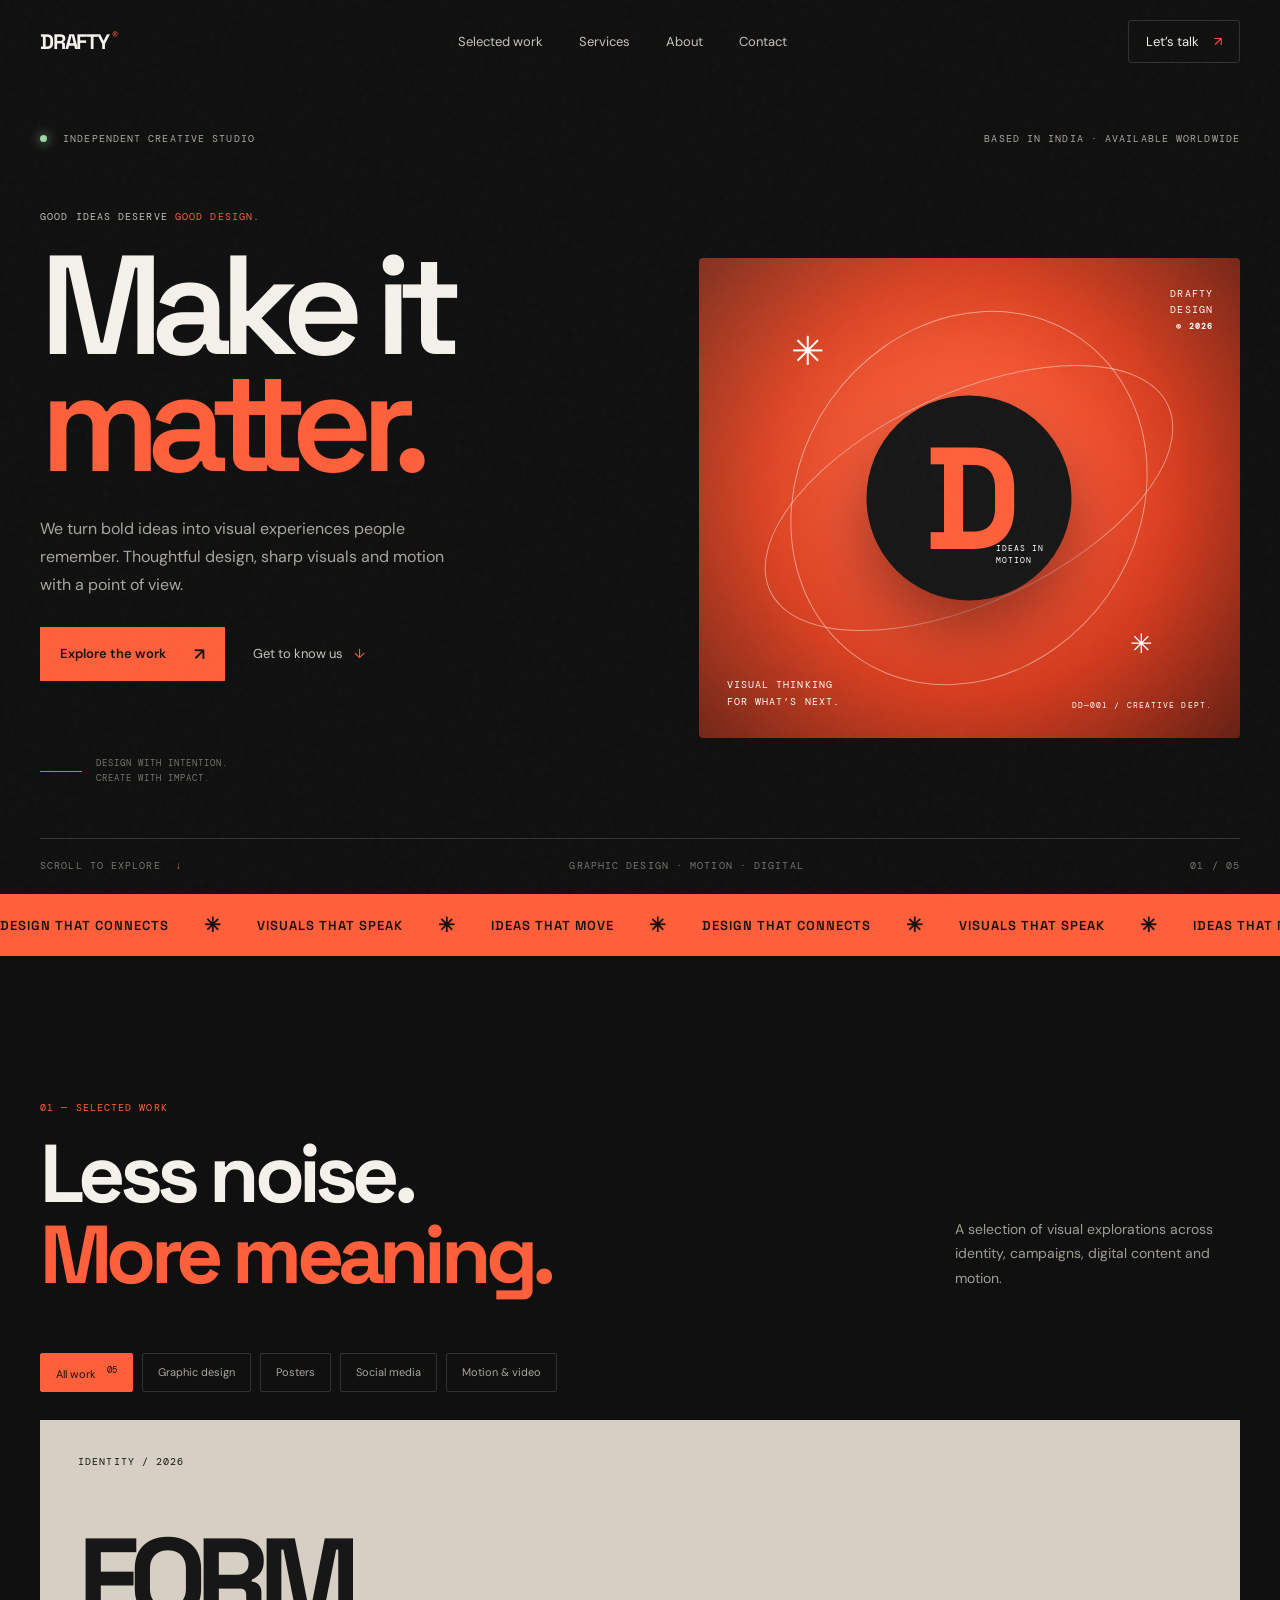
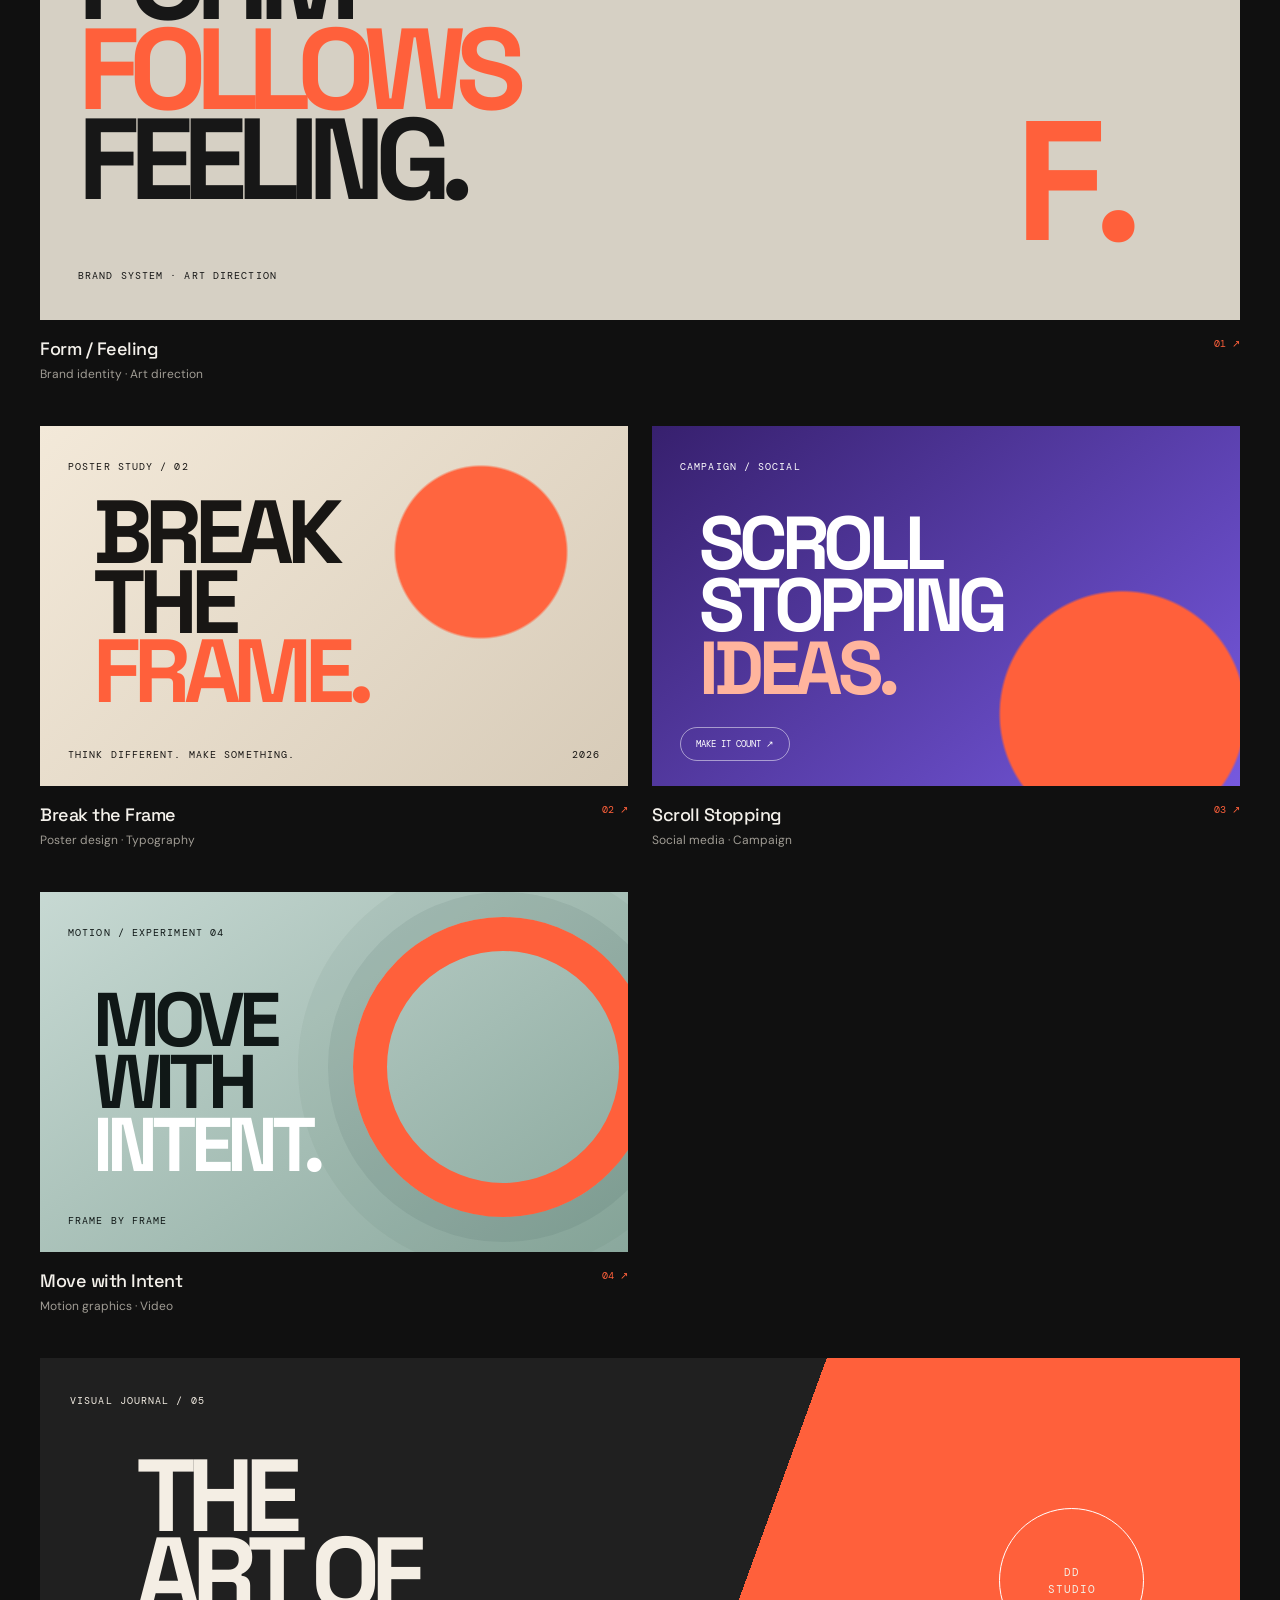
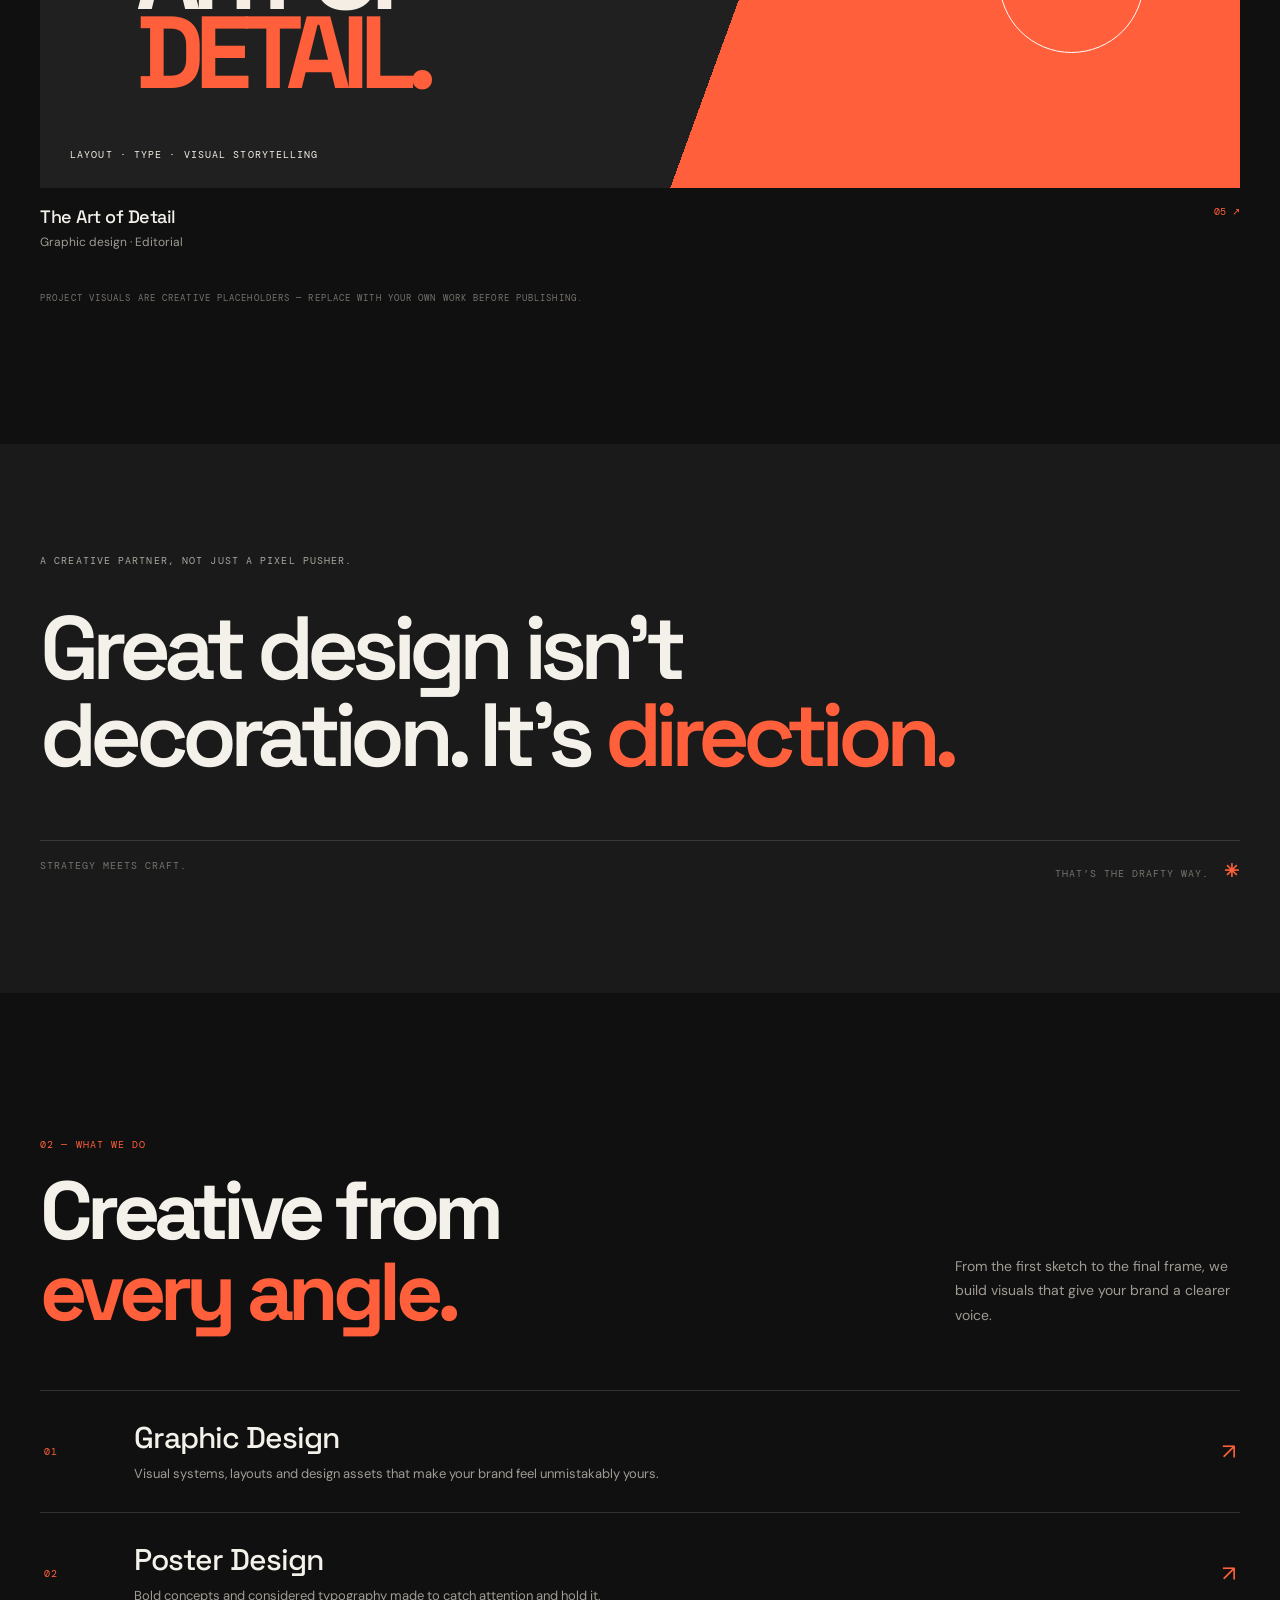
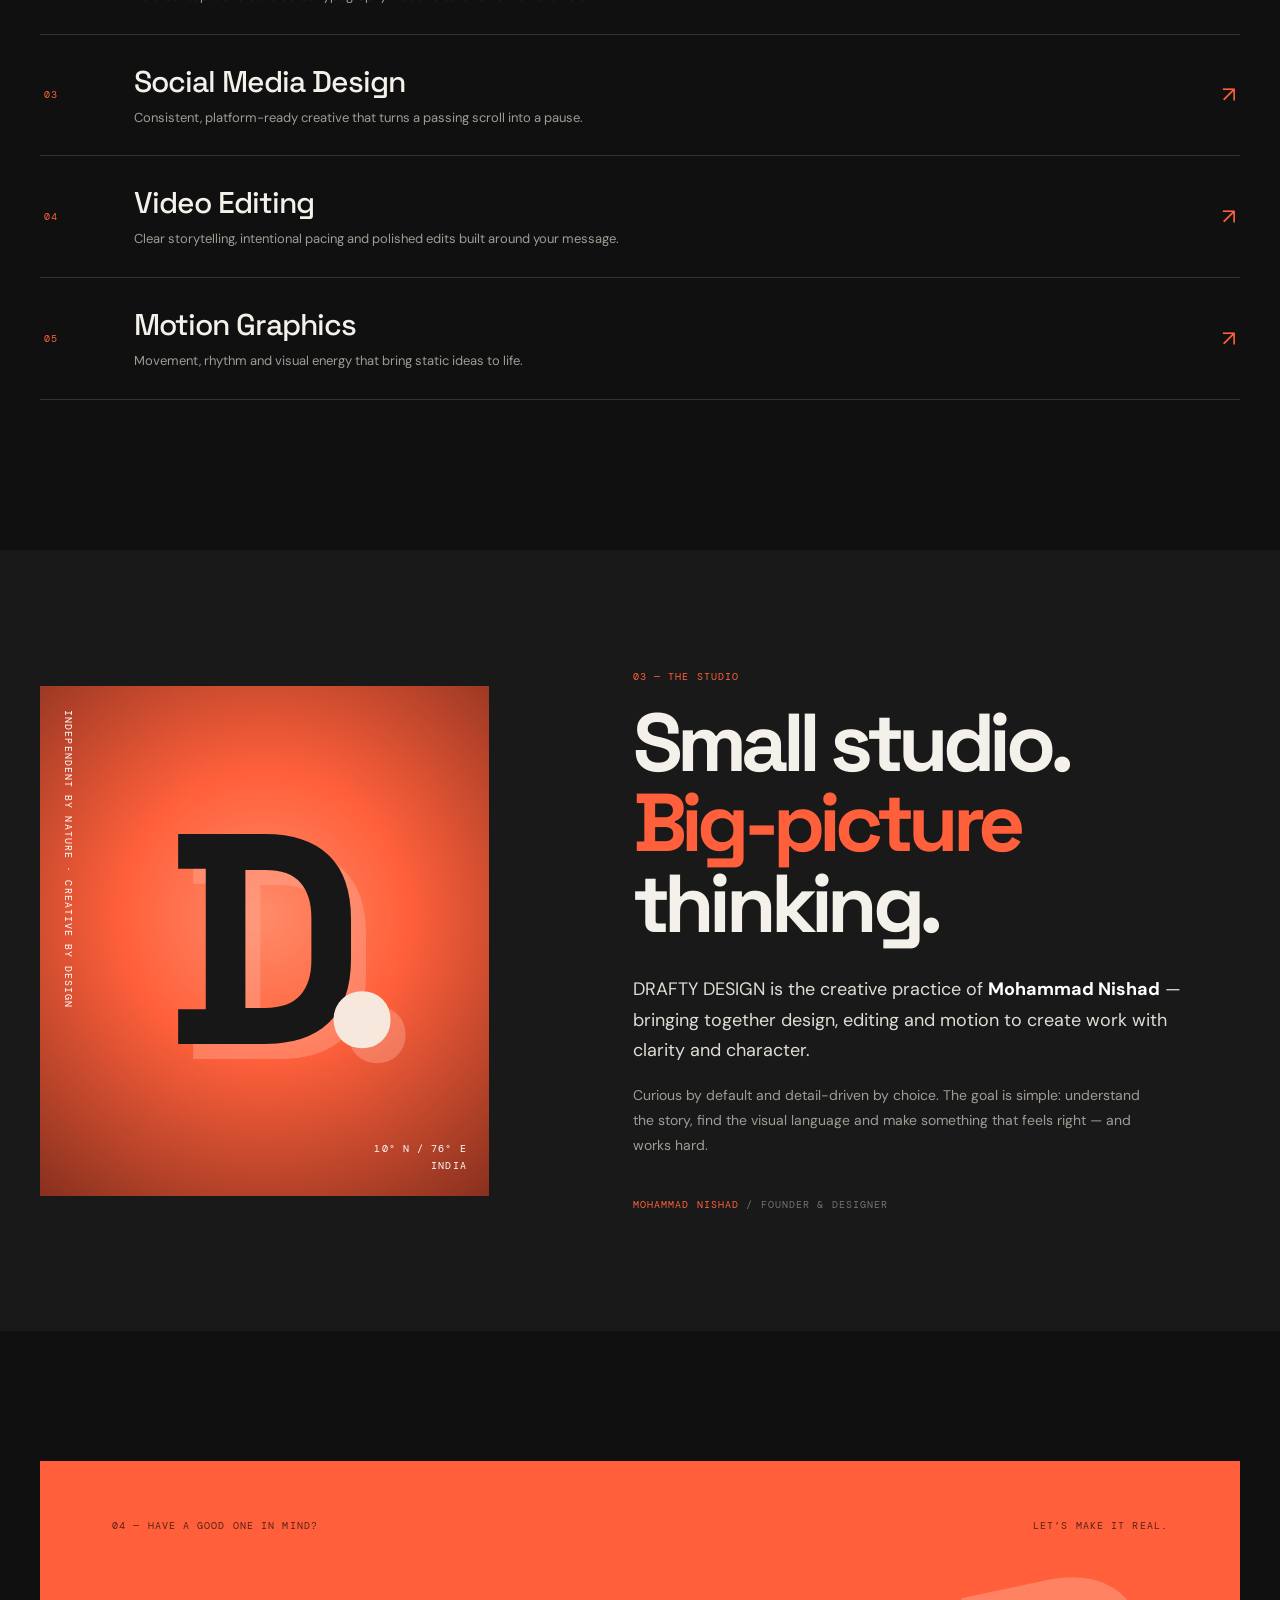
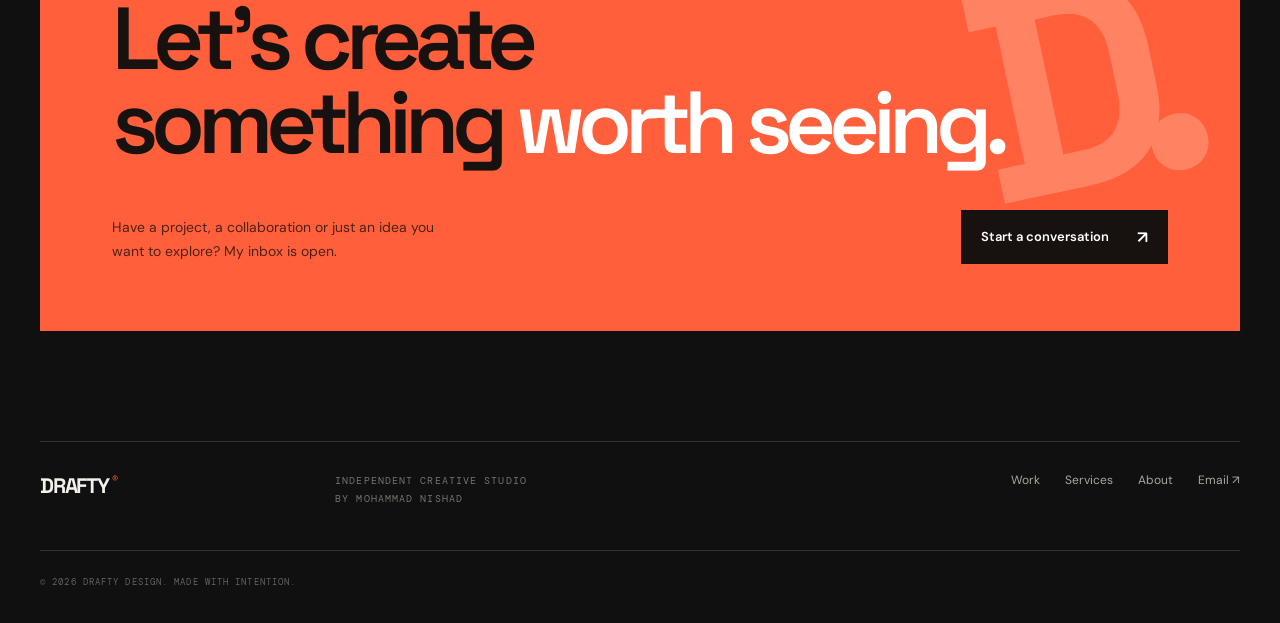
<file: index.html>
<!doctype html>
<html lang="en">
<head>
  <meta charset="UTF-8" />
  <meta name="viewport" content="width=device-width, initial-scale=1.0" />
  <meta name="theme-color" content="#101010" />
  <meta name="description" content="DRAFTY DESIGN — independent creative studio by Mohammad Nishad. Graphic design, poster design, social media, video editing and motion graphics." />
  <title>DRAFTY DESIGN® — Independent Creative Studio</title>
  <link rel="preconnect" href="https://fonts.googleapis.com">
  <link rel="preconnect" href="https://fonts.gstatic.com" crossorigin>
  <link href="https://fonts.googleapis.com/css2?family=DM+Mono:wght@400;500&family=DM+Sans:wght@400;500;600;700&family=Space+Grotesk:wght@400;500;600;700&display=swap" rel="stylesheet">
  <link rel="stylesheet" href="style.css" />
</head>
<body>
  <div class="noise" aria-hidden="true"></div>
  <div class="scroll-progress" id="scrollProgress"></div>

  <header class="site-header" id="top">
    <nav class="nav wrap" aria-label="Main navigation">
      <a class="wordmark" href="#top" aria-label="Drafty Design home">DRAFTY<span>®</span></a>
      <div class="nav-links" id="navLinks">
        <a href="#work">Selected work</a>
        <a href="#services">Services</a>
        <a href="#about">About</a>
        <a href="#contact">Contact</a>
      </div>
      <a class="nav-cta" href="#contact">Let’s talk <span>↗</span></a>
      <button class="menu-toggle" id="menuToggle" aria-label="Open menu" aria-expanded="false"><i></i><i></i></button>
    </nav>
  </header>

  <main>
    <section class="hero wrap">
      <div class="hero-topline"><span class="eyebrow"><b class="status-dot"></b> INDEPENDENT CREATIVE STUDIO</span><span class="eyebrow">BASED IN INDIA · AVAILABLE WORLDWIDE</span></div>
      <div class="hero-grid">
        <div class="hero-copy">
          <p class="kicker">GOOD IDEAS DESERVE <span>GOOD DESIGN.</span></p>
          <h1>Make it<br><em>matter.</em></h1>
          <p class="hero-intro">We turn bold ideas into visual experiences people remember. Thoughtful design, sharp visuals and motion with a point of view.</p>
          <div class="hero-actions"><a class="button button-primary" href="#work">Explore the work <span>↗</span></a><a class="text-link" href="#about">Get to know us <span>↓</span></a></div>
          <div class="hero-note"><span class="note-line"></span><span>DESIGN WITH INTENTION.<br>CREATE WITH IMPACT.</span></div>
        </div>
        <div class="hero-art" aria-label="Abstract orange creative studio artwork">
          <div class="art-orbit orbit-one"></div><div class="art-orbit orbit-two"></div>
          <div class="art-cross cross-one">✳</div><div class="art-cross cross-two">✳</div>
          <div class="art-core"><span>D</span><small>IDEAS IN<br>MOTION</small></div>
          <div class="art-stamp">DRAFTY<br>DESIGN<br><b>® 2026</b></div>
          <div class="art-caption">VISUAL THINKING<br>FOR WHAT’S NEXT.</div>
          <div class="art-index">DD—001 / CREATIVE DEPT.</div>
        </div>
      </div>
      <div class="hero-bottom"><span>SCROLL TO EXPLORE <b>↓</b></span><span>GRAPHIC DESIGN · MOTION · DIGITAL</span><span>01 / 05</span></div>
    </section>

    <section class="ticker" aria-label="Studio capabilities"><div class="ticker-track"><span>DESIGN THAT CONNECTS</span><b>✳</b><span>VISUALS THAT SPEAK</span><b>✳</b><span>IDEAS THAT MOVE</span><b>✳</b><span>DESIGN THAT CONNECTS</span><b>✳</b><span>VISUALS THAT SPEAK</span><b>✳</b><span>IDEAS THAT MOVE</span><b>✳</b></div></section>

    <section class="section work-section wrap" id="work">
      <div class="section-head reveal"><div><p class="eyebrow orange">01 — SELECTED WORK</p><h2>Less noise.<br><em>More meaning.</em></h2></div><p class="section-aside">A selection of visual explorations across identity, campaigns, digital content and motion.</p></div>
      <div class="filter-row reveal" role="group" aria-label="Filter projects">
        <button class="filter active" data-filter="all">All work <sup>05</sup></button>
        <button class="filter" data-filter="graphic">Graphic design</button>
        <button class="filter" data-filter="poster">Posters</button>
        <button class="filter" data-filter="social">Social media</button>
        <button class="filter" data-filter="motion">Motion & video</button>
      </div>
      <div class="project-grid" id="projectGrid">
        <article class="project-card project-large reveal" data-category="graphic">
          <a class="project-image image-brand" href="#contact" aria-label="Discuss a brand identity project"><div class="mock-brand"><span class="mock-label">IDENTITY / 2026</span><strong>FORM<br><i>FOLLOWS</i><br>FEELING.</strong><small>BRAND SYSTEM · ART DIRECTION</small><b class="mock-symbol">F.</b></div></a>
          <div class="project-meta"><div><h3>Form / Feeling</h3><p>Brand identity · Art direction</p></div><span>01 ↗</span></div>
        </article>
        <article class="project-card reveal" data-category="poster">
          <a class="project-image image-poster" href="#contact" aria-label="Discuss a poster design project"><div class="poster-art"><span>POSTER STUDY / 02</span><strong>BREAK<br>THE<br><i>FRAME.</i></strong><small>THINK DIFFERENT. MAKE SOMETHING.</small><b>2026</b></div></a>
          <div class="project-meta"><div><h3>Break the Frame</h3><p>Poster design · Typography</p></div><span>02 ↗</span></div>
        </article>
        <article class="project-card reveal" data-category="social">
          <a class="project-image image-social" href="#contact" aria-label="Discuss a social media design project"><div class="social-art"><span>CAMPAIGN / SOCIAL</span><strong>SCROLL<br>STOPPING<br><i>IDEAS.</i></strong><div class="social-pill">MAKE IT COUNT ↗</div></div></a>
          <div class="project-meta"><div><h3>Scroll Stopping</h3><p>Social media · Campaign</p></div><span>03 ↗</span></div>
        </article>
        <article class="project-card reveal" data-category="motion">
          <a class="project-image image-motion" href="#contact" aria-label="Discuss a motion graphics project"><div class="motion-art"><span>MOTION / EXPERIMENT 04</span><div class="motion-ring"></div><strong>MOVE<br>WITH<br><i>INTENT.</i></strong><small>FRAME BY FRAME</small></div></a>
          <div class="project-meta"><div><h3>Move with Intent</h3><p>Motion graphics · Video</p></div><span>04 ↗</span></div>
        </article>
        <article class="project-card project-wide reveal" data-category="graphic">
          <a class="project-image image-editorial" href="#contact" aria-label="Discuss an editorial design project"><div class="editorial-art"><span>VISUAL JOURNAL / 05</span><strong>THE<br>ART OF<br><i>DETAIL.</i></strong><div class="editorial-circle">DD<br>STUDIO</div><small>LAYOUT · TYPE · VISUAL STORYTELLING</small></div></a>
          <div class="project-meta"><div><h3>The Art of Detail</h3><p>Graphic design · Editorial</p></div><span>05 ↗</span></div>
        </article>
      </div>
      <p class="work-disclaimer reveal">PROJECT VISUALS ARE CREATIVE PLACEHOLDERS — REPLACE WITH YOUR OWN WORK BEFORE PUBLISHING.</p>
    </section>

    <section class="statement-section">
      <div class="wrap statement-inner reveal"><p class="eyebrow">A CREATIVE PARTNER, NOT JUST A PIXEL PUSHER.</p><h2>Great design isn’t<br>decoration. It’s <em>direction.</em></h2><div class="statement-bottom"><span>STRATEGY MEETS CRAFT.</span><span>THAT’S THE DRAFTY WAY. <b>✳</b></span></div></div>
    </section>

    <section class="section services-section wrap" id="services">
      <div class="section-head reveal"><div><p class="eyebrow orange">02 — WHAT WE DO</p><h2>Creative from<br><em>every angle.</em></h2></div><p class="section-aside">From the first sketch to the final frame, we build visuals that give your brand a clearer voice.</p></div>
      <div class="service-list">
        <article class="service-item reveal"><span class="service-no">01</span><div><h3>Graphic Design</h3><p>Visual systems, layouts and design assets that make your brand feel unmistakably yours.</p></div><span class="service-icon">↗</span></article>
        <article class="service-item reveal"><span class="service-no">02</span><div><h3>Poster Design</h3><p>Bold concepts and considered typography made to catch attention and hold it.</p></div><span class="service-icon">↗</span></article>
        <article class="service-item reveal"><span class="service-no">03</span><div><h3>Social Media Design</h3><p>Consistent, platform-ready creative that turns a passing scroll into a pause.</p></div><span class="service-icon">↗</span></article>
        <article class="service-item reveal"><span class="service-no">04</span><div><h3>Video Editing</h3><p>Clear storytelling, intentional pacing and polished edits built around your message.</p></div><span class="service-icon">↗</span></article>
        <article class="service-item reveal"><span class="service-no">05</span><div><h3>Motion Graphics</h3><p>Movement, rhythm and visual energy that bring static ideas to life.</p></div><span class="service-icon">↗</span></article>
      </div>
    </section>

    <section class="about-section" id="about"><div class="wrap about-grid">
      <div class="about-visual reveal"><div class="about-monogram">D<span>.</span></div><div class="about-vertical">INDEPENDENT BY NATURE · CREATIVE BY DESIGN</div><div class="about-coordinates">10° N / 76° E<br>INDIA</div></div>
      <div class="about-copy reveal"><p class="eyebrow orange">03 — THE STUDIO</p><h2>Small studio.<br><em>Big-picture</em><br>thinking.</h2><p class="about-lead">DRAFTY DESIGN is the creative practice of <strong>Mohammad Nishad</strong> — bringing together design, editing and motion to create work with clarity and character.</p><p class="about-body">Curious by default and detail-driven by choice. The goal is simple: understand the story, find the visual language and make something that feels right — and works hard.</p><div class="about-signoff">MOHAMMAD NISHAD <span> / FOUNDER & DESIGNER</span></div></div>
    </div></section>

    <section class="contact-section wrap" id="contact"><div class="contact-panel reveal"><div class="contact-top"><p class="eyebrow">04 — HAVE A GOOD ONE IN MIND?</p><span>LET’S MAKE IT REAL.</span></div><h2>Let’s create<br>something <em>worth seeing.</em></h2><div class="contact-bottom"><p>Have a project, a collaboration or just an idea you want to explore? My inbox is open.</p><a class="button button-light" href="mailto:hello@draftydesign.in?subject=Project%20Enquiry">Start a conversation <span>↗</span></a></div><div class="contact-orb">D.</div></div></section>
  </main>

  <footer class="footer wrap"><a class="wordmark" href="#top">DRAFTY<span>®</span></a><p>INDEPENDENT CREATIVE STUDIO<br>BY MOHAMMAD NISHAD</p><div class="footer-links"><a href="#work">Work</a><a href="#services">Services</a><a href="#about">About</a><a href="mailto:hello@draftydesign.in">Email ↗</a></div><span class="copyright">© <span id="year"></span> DRAFTY DESIGN. MADE WITH INTENTION.</span></footer>

  <script src="script.js"></script>
</body>
</html>
</file>
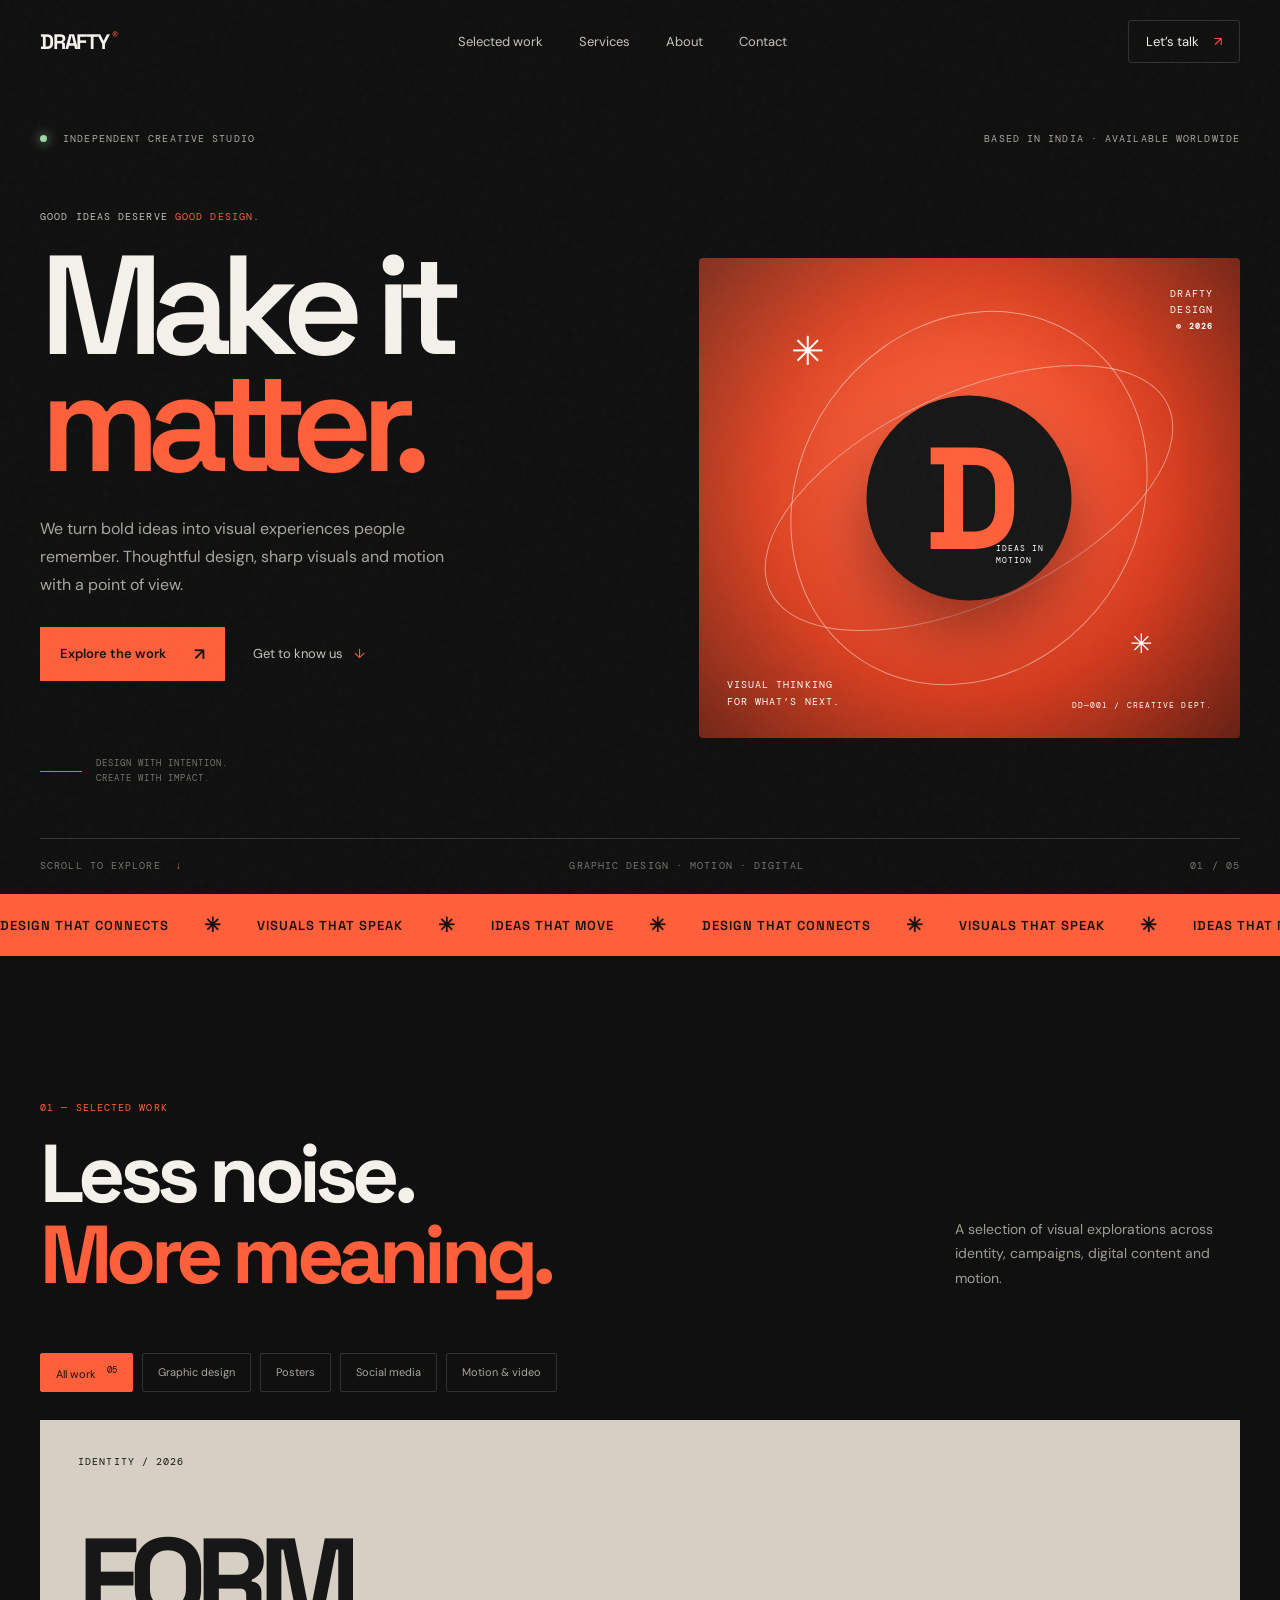
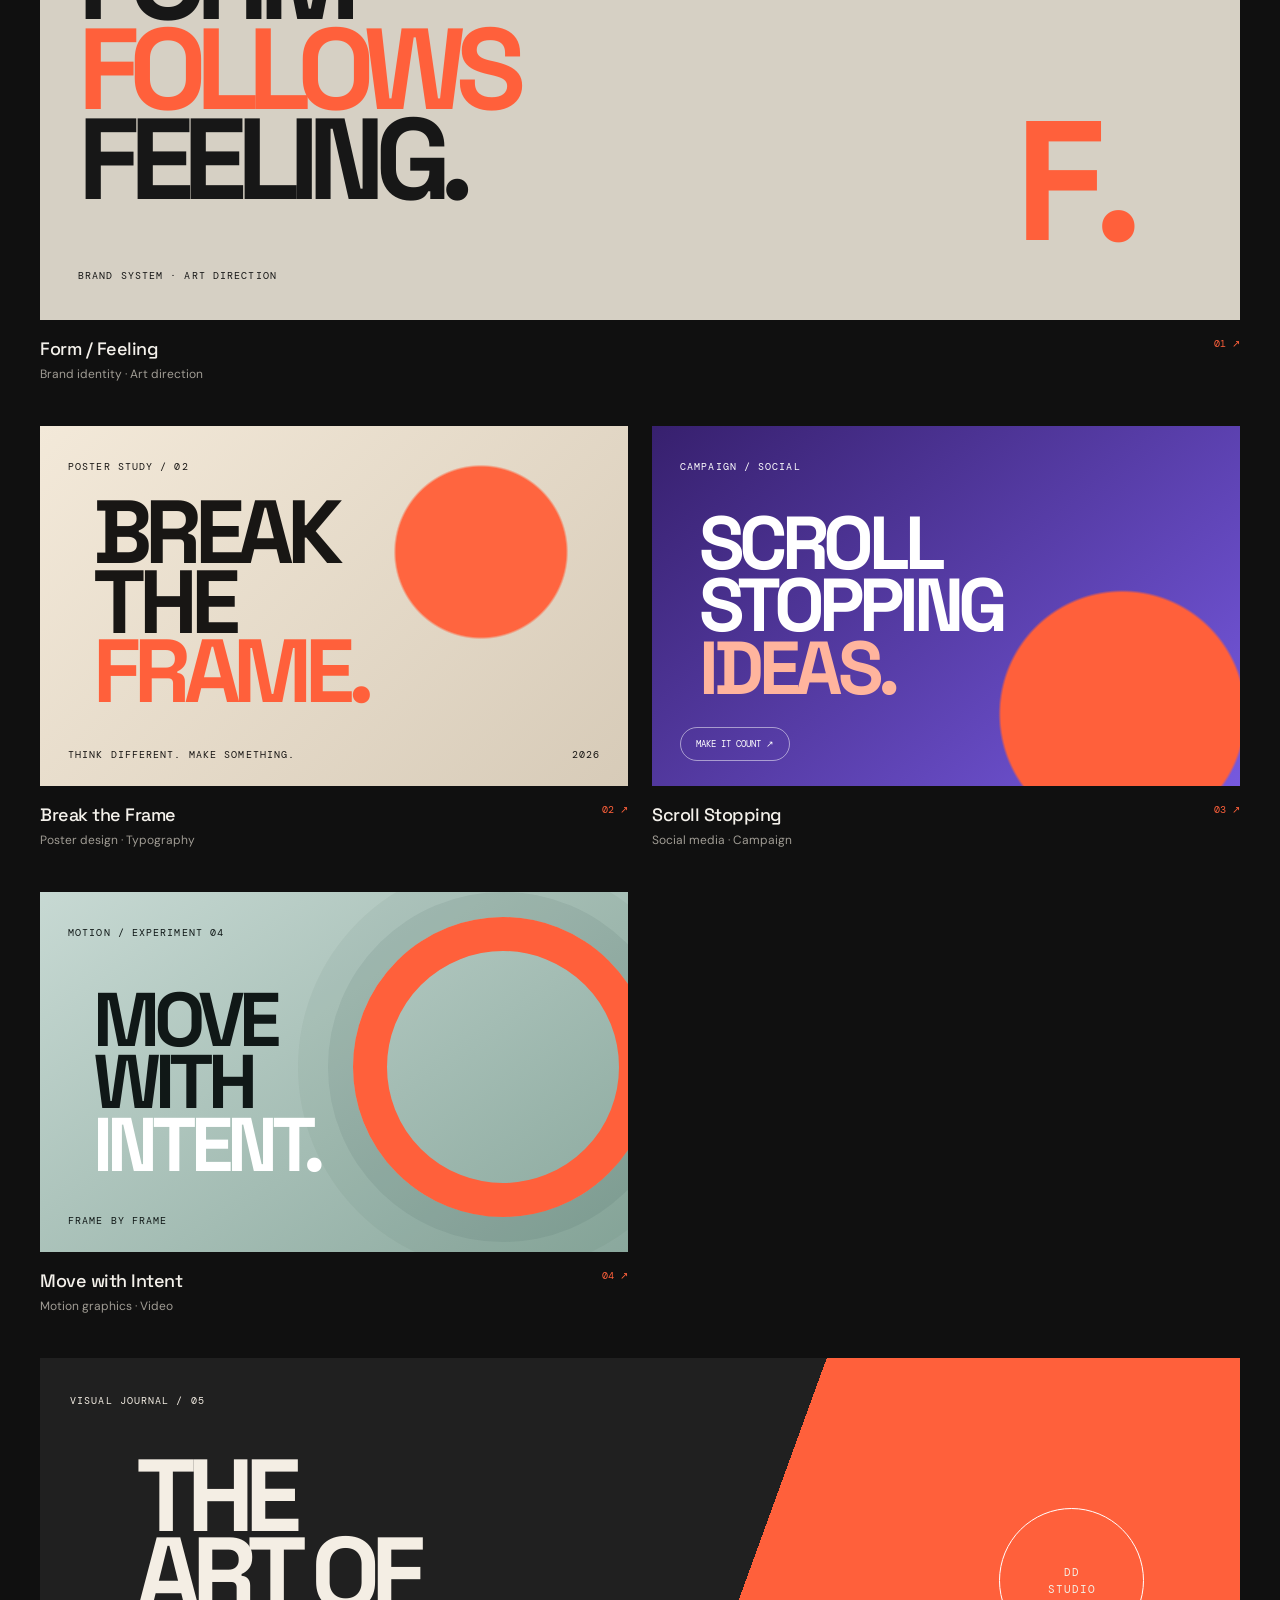
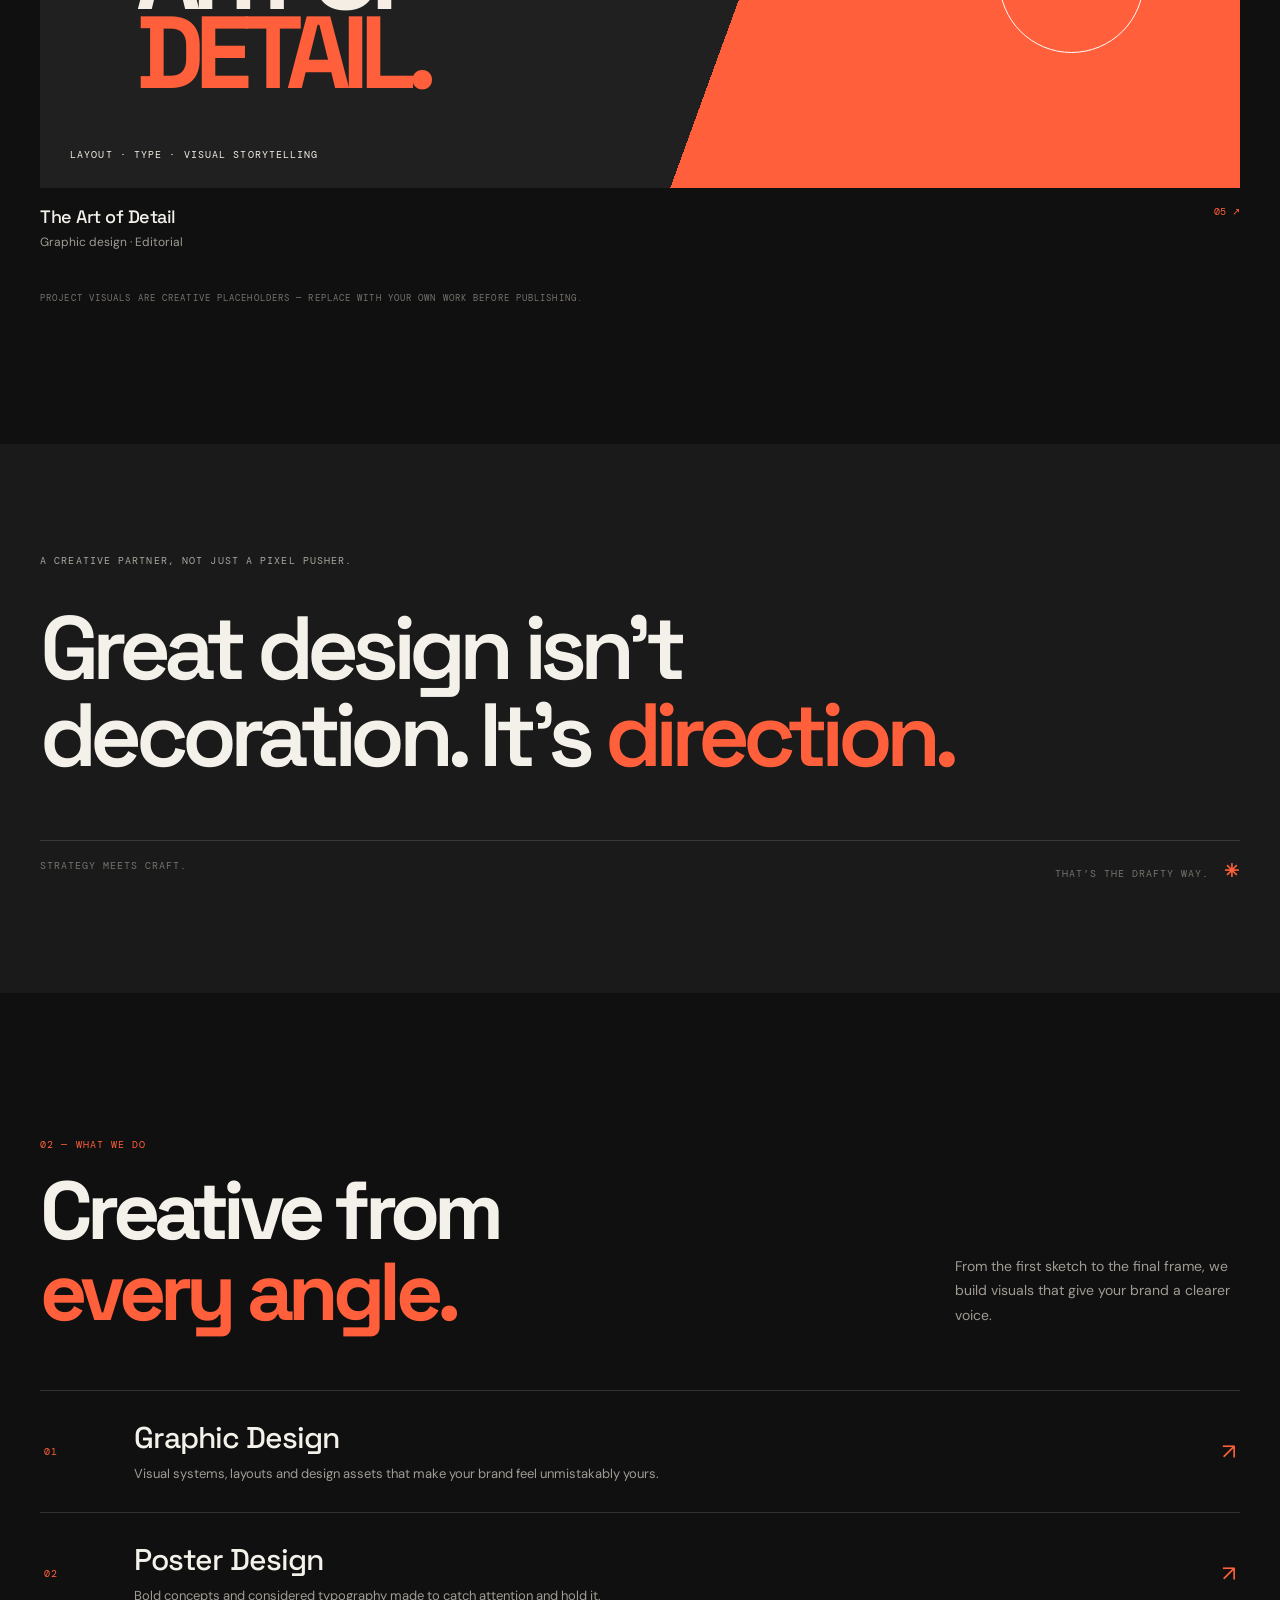
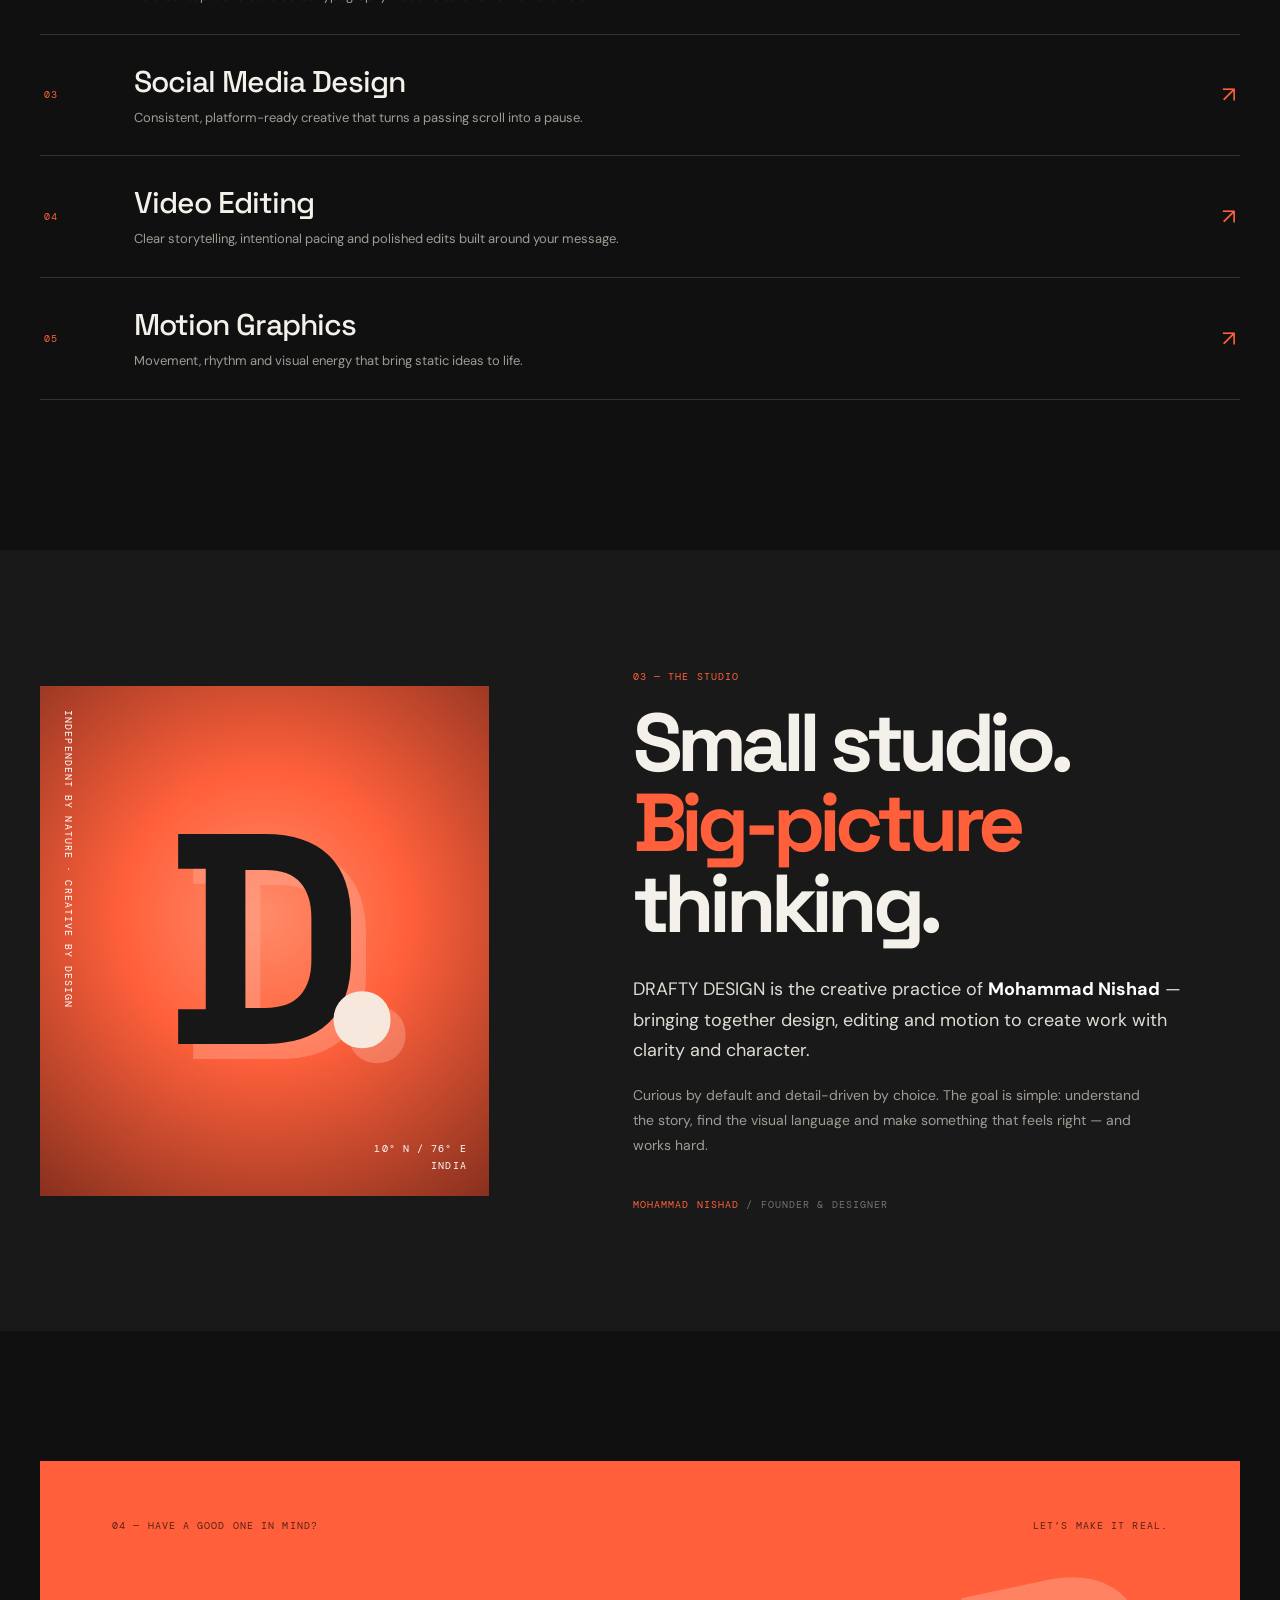
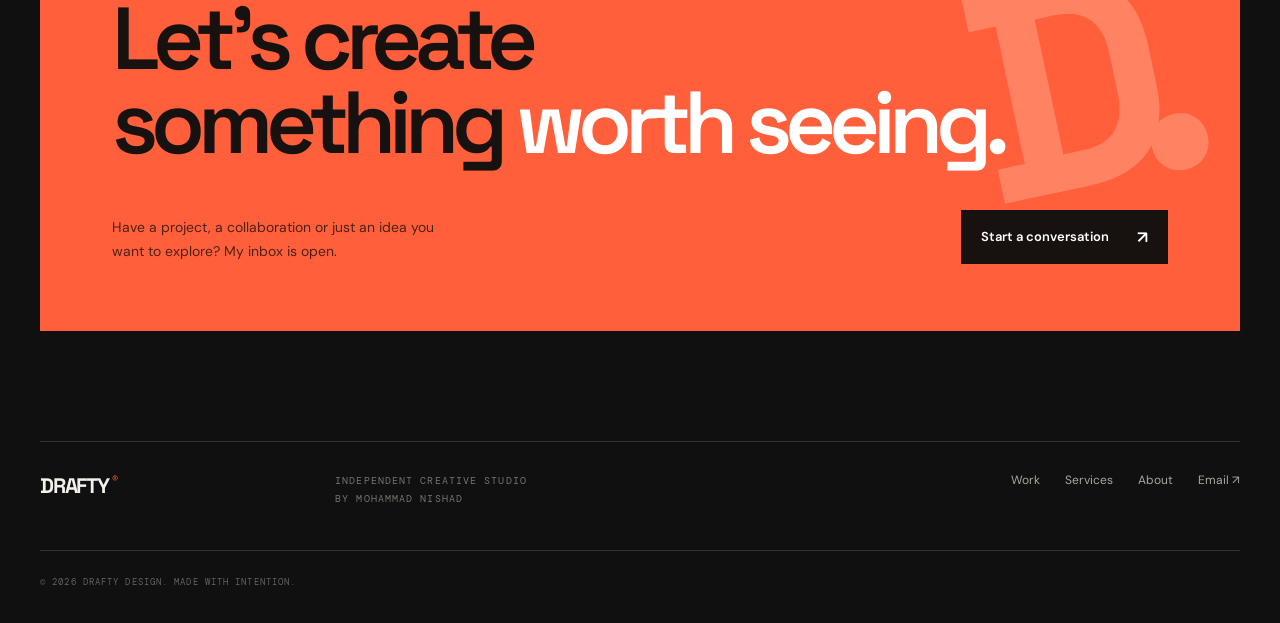
<file: index-single.html>
<!doctype html>
<html lang="en">
<head>
  <meta charset="UTF-8" />
  <meta name="viewport" content="width=device-width, initial-scale=1.0" />
  <meta name="theme-color" content="#101010" />
  <meta name="description" content="DRAFTY DESIGN — independent creative studio by Mohammad Nishad. Graphic design, poster design, social media, video editing and motion graphics." />
  <title>DRAFTY DESIGN® — Independent Creative Studio</title>
  <link rel="preconnect" href="https://fonts.googleapis.com">
  <link rel="preconnect" href="https://fonts.gstatic.com" crossorigin>
  <link href="https://fonts.googleapis.com/css2?family=DM+Mono:wght@400;500&family=DM+Sans:wght@400;500;600;700&family=Space+Grotesk:wght@400;500;600;700&display=swap" rel="stylesheet">
  <style>
:root{--bg:#101010;--panel:#171717;--panel2:#202020;--ink:#f4f1eb;--muted:#a09c94;--line:rgba(255,255,255,.14);--orange:#ff603b;--orange2:#ff8b6c;--max:1200px}*{box-sizing:border-box;margin:0;padding:0}html{scroll-behavior:smooth;scroll-padding-top:90px}body{background:var(--bg);color:var(--ink);font-family:'DM Sans',sans-serif;overflow-x:hidden}a{color:inherit;text-decoration:none}button{font:inherit;cursor:pointer}.wrap{width:min(var(--max),calc(100% - 64px));margin-inline:auto}.noise{position:fixed;inset:0;z-index:20;pointer-events:none;opacity:.035;background-image:url("data:image/svg+xml,%3Csvg viewBox='0 0 180 180' xmlns='http://www.w3.org/2000/svg'%3E%3Cfilter id='n'%3E%3CfeTurbulence type='fractalNoise' baseFrequency='.85' numOctaves='3' stitchTiles='stitch'/%3E%3C/filter%3E%3Crect width='100%25' height='100%25' filter='url(%23n)' opacity='.7'/%3E%3C/svg%3E")}.scroll-progress{position:fixed;top:0;left:0;width:0;height:3px;background:var(--orange);z-index:100}.site-header{position:fixed;inset:0 0 auto;z-index:50;border-bottom:1px solid transparent;transition:.3s}.site-header.scrolled{background:rgba(16,16,16,.88);backdrop-filter:blur(18px);border-color:var(--line)}.nav{height:82px;display:flex;align-items:center;justify-content:space-between}.wordmark{font:700 21px 'Space Grotesk';letter-spacing:-1.2px}.wordmark span{color:var(--orange);font-size:12px;vertical-align:top;margin-left:3px}.nav-links{display:flex;gap:36px;color:#c7c2b9;font-size:13px}.nav-links a,.footer-links a{transition:color .2s}.nav-links a:hover,.footer-links a:hover{color:var(--orange)}.nav-cta{font-size:13px;border:1px solid var(--line);padding:12px 17px;border-radius:3px}.nav-cta span{color:var(--orange);margin-left:12px}.menu-toggle{display:none;background:none;border:0;width:35px}.menu-toggle i{display:block;height:1px;background:white;margin:7px 0}.hero{padding-top:132px;min-height:760px}.hero-topline,.hero-bottom{display:flex;justify-content:space-between;align-items:center}.eyebrow,.kicker,.hero-bottom,.art-index,.art-caption,.art-stamp,.mock-label,.mock-brand small,.poster-art>span,.poster-art small,.poster-art>b,.social-art>span,.motion-art>span,.motion-art small,.editorial-art>span,.editorial-art small,.work-disclaimer,.service-no,.about-vertical,.about-coordinates,.about-signoff,.contact-top>span,.footer>p,.copyright{font:10px 'DM Mono',monospace;letter-spacing:1.1px}.eyebrow{color:#aaa69f}.orange{color:var(--orange)}.status-dot{display:inline-block;width:7px;height:7px;background:#9ed6a5;border-radius:50%;margin-right:9px;box-shadow:0 0 12px #9ed6a5}.hero-grid{display:grid;grid-template-columns:1.05fr .95fr;gap:5%;align-items:center;padding:65px 0 52px}.kicker{color:#c4bfb6;margin-bottom:24px}.kicker span{color:var(--orange)}h1,h2,h3{font-family:'Space Grotesk',sans-serif}h1{font-size:clamp(78px,11vw,150px);line-height:.83;letter-spacing:-.09em;font-weight:600}h1 em,h2 em{font-style:normal;color:var(--orange)}.hero-intro{max-width:430px;color:#aaa69f;font-size:16px;line-height:1.75;margin:34px 0 28px}.hero-actions{display:flex;align-items:center;gap:28px}.button{display:inline-flex;align-items:center;gap:28px;padding:16px 20px;font-size:13px;font-weight:600;transition:transform .25s,background .25s}.button:hover{transform:translateY(-3px)}.button-primary{background:var(--orange);color:#17110f}.button-primary:hover{background:#ff7959}.button span{font-size:17px}.text-link{font-size:13px;color:#c8c4bd}.text-link span{color:var(--orange);margin-left:8px}.hero-note{display:flex;align-items:center;gap:14px;margin-top:75px;color:#77736d;font:9px/1.7 'DM Mono',monospace;letter-spacing:1px}.note-line{height:1px;width:42px;background:var(--orange)}.hero-art{height:480px;position:relative;overflow:hidden;background:radial-gradient(circle at 50% 48%,#ff8a63 0,#ff603b 26%,#d94222 57%,#722719 100%);border-radius:4px}.hero-art:before{content:'';position:absolute;inset:0;background:linear-gradient(130deg,rgba(255,255,255,.13),transparent 35%,rgba(0,0,0,.22));mix-blend-mode:soft-light}.art-orbit{position:absolute;border:1px solid rgba(255,241,229,.5);border-radius:50%;left:50%;top:50%;transform:translate(-50%,-50%) rotate(-25deg)}.orbit-one{width:440px;height:210px}.orbit-two{width:340px;height:390px;transform:translate(-50%,-50%) rotate(35deg)}.art-core{position:absolute;left:50%;top:50%;transform:translate(-50%,-50%);width:205px;height:205px;border-radius:50%;background:#171717;color:var(--orange);display:flex;align-items:center;justify-content:center;box-shadow:0 30px 70px #551a13aa}.art-core span{font:700 145px/.8 'Space Grotesk';letter-spacing:-18px;margin-left:-12px}.art-core small{position:absolute;bottom:35px;right:28px;color:#fff;font:8px/1.5 'DM Mono';letter-spacing:1px}.art-cross{position:absolute;color:#fff;font-size:40px}.cross-one{top:14%;left:17%}.cross-two{bottom:16%;right:16%;font-size:27px}.art-stamp{position:absolute;top:28px;right:27px;color:#fff;line-height:1.6;text-align:right}.art-stamp b{font-size:8px}.art-caption{position:absolute;bottom:28px;left:28px;color:#fff;line-height:1.7}.art-index{position:absolute;bottom:28px;right:28px;color:#fff;font-size:8px}.hero-bottom{border-top:1px solid var(--line);padding:20px 0;color:#77736d}.hero-bottom b{color:var(--orange);margin-left:8px}.ticker{overflow:hidden;background:var(--orange);color:#17110f;padding:18px 0;margin-top:2px}.ticker-track{display:flex;align-items:center;justify-content:space-around;gap:35px;white-space:nowrap;min-width:900px;font:600 13px 'Space Grotesk';letter-spacing:1px;animation:marquee 25s linear infinite}.ticker-track b{font-size:20px}@keyframes marquee{to{transform:translateX(-12%)}}.section{padding-top:145px;padding-bottom:140px}.section-head{display:flex;justify-content:space-between;align-items:end;margin-bottom:58px}.section-head h2,.about-copy h2{font-size:clamp(48px,6.5vw,82px);line-height:.98;letter-spacing:-.07em;margin-top:20px}.section-aside{max-width:285px;color:var(--muted);font-size:14px;line-height:1.75;padding-bottom:5px}.filter-row{display:flex;gap:9px;flex-wrap:wrap;margin-bottom:28px}.filter{background:transparent;border:1px solid var(--line);color:#aaa69f;padding:10px 15px;border-radius:2px;font-size:11px;transition:.2s}.filter:hover,.filter.active{background:var(--orange);border-color:var(--orange);color:#18110e}.filter sup{font:9px 'DM Mono';margin-left:8px}.project-grid{display:grid;grid-template-columns:1fr 1fr;gap:44px 24px}.project-card{min-width:0}.project-large{grid-column:span 2}.project-wide{grid-column:span 2}.project-image{display:block;position:relative;overflow:hidden;min-height:360px;background:#242424;transition:transform .35s}.project-large .project-image{min-height:500px}.project-wide .project-image{min-height:430px}.project-image:after{content:'VIEW PROJECT ↗';position:absolute;right:20px;bottom:20px;padding:12px 15px;background:var(--orange);color:#17110f;font:10px 'DM Mono';letter-spacing:.7px;opacity:0;transform:translateY(8px);transition:.3s}.project-image:hover:after{opacity:1;transform:translateY(0)}.project-image:hover{transform:translateY(-4px)}.image-brand{background:#d6d0c4;color:#171717}.mock-brand{height:100%;min-height:500px;padding:38px;position:relative;display:flex;flex-direction:column;justify-content:center}.mock-label{position:absolute;top:35px;left:38px}.mock-brand strong{font:700 clamp(55px,9vw,130px)/.78 'Space Grotesk';letter-spacing:-.09em}.mock-brand strong i{color:var(--orange);font-style:normal}.mock-brand small{position:absolute;bottom:38px;left:38px}.mock-symbol{position:absolute;right:8%;bottom:6%;font:700 170px 'Space Grotesk';color:var(--orange)}.image-poster{background:#e9e1d4;color:#181614}.poster-art{min-height:360px;height:100%;padding:28px;position:relative;background:radial-gradient(circle at 75% 35%,#ff653f 0 17%,transparent 17.5%),linear-gradient(135deg,#f3e9d9,#d7cbb8)}.poster-art>span,.social-art>span,.motion-art>span,.editorial-art>span{position:relative;z-index:2}.poster-art strong{display:block;position:absolute;left:9%;top:20%;font:700 clamp(48px,7vw,92px)/.78 'Space Grotesk';letter-spacing:-.08em}.poster-art strong i{font-style:normal;color:var(--orange)}.poster-art small{position:absolute;bottom:25px;left:28px}.poster-art>b{position:absolute;right:28px;bottom:25px}.image-social{background:#6b4ad6;color:#fff}.social-art{min-height:360px;height:100%;padding:28px;position:relative;background:radial-gradient(circle at 80% 80%,#ff603b 0 22%,transparent 22.5%),linear-gradient(140deg,#37206e,#7659df)}.social-art strong{display:block;position:absolute;left:8%;top:24%;font:700 clamp(45px,6vw,75px)/.83 'Space Grotesk';letter-spacing:-.07em}.social-art strong i{font-style:normal;color:#ffb49d}.social-pill{position:absolute;bottom:25px;left:28px;border:1px solid #ffffff80;border-radius:30px;padding:10px 15px;font:9px 'DM Mono'}.image-motion{background:#d4e0dc;color:#101817}.motion-art{min-height:360px;height:100%;padding:28px;position:relative;overflow:hidden;background:linear-gradient(145deg,#c7d9d3,#8aa89d)}.motion-ring{position:absolute;width:300px;height:300px;border:34px solid var(--orange);border-radius:50%;right:-25px;top:25px;box-shadow:0 0 0 25px #152f2a12,0 0 0 55px #152f2a0b}.motion-art strong{position:absolute;left:9%;top:27%;font:700 clamp(45px,6vw,76px)/.82 'Space Grotesk';letter-spacing:-.08em}.motion-art strong i{font-style:normal;color:#fff}.motion-art small{position:absolute;bottom:25px;left:28px}.image-editorial{background:#252525;color:#f4eee4}.editorial-art{min-height:430px;height:100%;padding:30px;position:relative;background:linear-gradient(110deg,#202020 0 58%,#ff603b 58%)}.editorial-art strong{position:absolute;left:8%;top:23%;font:700 clamp(58px,8vw,108px)/.77 'Space Grotesk';letter-spacing:-.09em}.editorial-art strong i{font-style:normal;color:var(--orange)}.editorial-circle{position:absolute;right:8%;top:35%;width:145px;height:145px;border:1px solid #fff;border-radius:50%;display:grid;place-content:center;text-align:center;font:11px/1.5 'DM Mono';letter-spacing:1px}.editorial-art small{position:absolute;bottom:27px;left:30px}.project-meta{display:flex;justify-content:space-between;align-items:start;padding-top:17px}.project-meta h3{font-size:18px;font-weight:500;letter-spacing:-.5px}.project-meta p{font-size:12px;color:var(--muted);margin-top:6px}.project-meta>span{font:10px 'DM Mono';color:var(--orange)}.work-disclaimer{color:#77736d;margin-top:42px;font-size:9px}.statement-section{background:#1a1a1a;padding:110px 0}.statement-inner h2{font:600 clamp(46px,7vw,90px)/.98 'Space Grotesk';letter-spacing:-.075em;margin:38px 0 60px}.statement-inner h2 em{color:var(--orange);font-style:normal}.statement-bottom{display:flex;justify-content:space-between;border-top:1px solid var(--line);padding-top:18px;color:#77736d;font:10px 'DM Mono';letter-spacing:1px}.statement-bottom b{color:var(--orange);font-size:18px;margin-left:8px}.services-section{padding-bottom:150px}.service-list{border-top:1px solid var(--line)}.service-item{display:grid;grid-template-columns:70px 1fr 40px;gap:20px;align-items:center;padding:27px 4px;border-bottom:1px solid var(--line);transition:padding .25s}.service-item:hover{padding-left:15px;padding-right:15px}.service-no{color:var(--orange)}.service-item h3{font-size:clamp(21px,3vw,30px);font-weight:500;letter-spacing:-1px}.service-item p{color:var(--muted);font-size:13px;line-height:1.6;margin-top:7px;max-width:570px}.service-icon{color:var(--orange);font-size:22px;text-align:right}.about-section{background:#191919;padding:120px 0}.about-grid{display:grid;grid-template-columns:.85fr 1.15fr;gap:12%;align-items:center}.about-visual{height:510px;position:relative;overflow:hidden;background:radial-gradient(circle at 50% 45%,#ff8b69,#ff603b 40%,#87301e 100%);display:grid;place-items:center}.about-monogram{font:700 300px/.8 'Space Grotesk';letter-spacing:-.14em;color:#171717;text-shadow:15px 15px 0 #ffb09a66}.about-monogram span{color:#f6e8dc}.about-vertical{position:absolute;left:22px;top:24px;writing-mode:vertical-rl;color:#fff}.about-coordinates{position:absolute;right:22px;bottom:22px;color:#fff;text-align:right;line-height:1.7}.about-copy h2{margin-bottom:30px}.about-lead{font-size:18px;line-height:1.7;color:#e0dcd5;max-width:550px}.about-lead strong{color:#fff}.about-body{font-size:14px;line-height:1.8;color:var(--muted);max-width:510px;margin-top:17px}.about-signoff{margin-top:40px;color:var(--orange)}.about-signoff span{color:#77736d}.contact-section{padding-top:130px;padding-bottom:110px}.contact-panel{position:relative;overflow:hidden;background:var(--orange);color:#17110f;padding:58px 6%;min-height:470px}.contact-top{display:flex;justify-content:space-between;position:relative;z-index:2}.contact-top .eyebrow{color:#542316}.contact-top>span{color:#542316}.contact-panel h2{position:relative;z-index:2;font:600 clamp(48px,7vw,88px)/.95 'Space Grotesk';letter-spacing:-.08em;margin:65px 0 45px}.contact-panel h2 em{font-style:normal;color:#fff}.contact-bottom{position:relative;z-index:2;display:flex;justify-content:space-between;align-items:end;gap:25px}.contact-bottom p{max-width:340px;color:#4e2117;font-size:14px;line-height:1.7}.button-light{background:#17110f;color:#fff}.button-light:hover{background:#342019}.contact-orb{position:absolute;right:6%;top:22%;font:700 300px/.8 'Space Grotesk';letter-spacing:-.14em;color:#ff9a7d;opacity:.6;transform:rotate(-12deg)}.footer{display:grid;grid-template-columns:1fr 1.3fr 2fr;gap:30px;align-items:start;padding-top:30px;padding-bottom:35px;border-top:1px solid var(--line)}.footer>p{color:#77736d;line-height:1.8}.footer-links{display:flex;gap:25px;justify-content:flex-end;font-size:12px;color:#aaa69f}.copyright{grid-column:1/-1;color:#66615b;font-size:9px;padding-top:25px;border-top:1px solid var(--line);margin-top:12px}.reveal{opacity:0;transform:translateY(22px);transition:opacity .7s ease,transform .7s ease}.reveal.visible{opacity:1;transform:translateY(0)}.project-card.is-hidden{display:none}
@media(max-width:850px){.wrap{width:min(var(--max),calc(100% - 40px))}.nav-links{gap:18px}.hero{min-height:auto;padding-top:120px}.hero-grid{grid-template-columns:1fr;gap:45px;padding-top:55px}.hero-art{height:420px}.hero-note{margin-top:45px}.section{padding-top:105px;padding-bottom:100px}.section-head{gap:30px}.about-grid{gap:7%}.about-visual{height:430px}.about-monogram{font-size:240px}.contact-orb{font-size:220px;right:0}.footer{grid-template-columns:1fr 1fr}.footer-links{grid-column:1/-1;justify-content:flex-start}.copyright{grid-column:1/-1}}
@media(max-width:620px){.wrap{width:calc(100% - 36px)}.nav{height:70px}.nav-cta{display:none}.menu-toggle{display:block}.nav-links{display:none;position:absolute;top:70px;left:0;right:0;background:#171717;border-bottom:1px solid var(--line);padding:24px 22px;flex-direction:column;align-items:flex-start;gap:22px}.nav-links.open{display:flex}.hero-topline{gap:20px;align-items:flex-start}.hero-topline .eyebrow:last-child{text-align:right;max-width:130px}.hero-grid{padding-top:52px}.kicker{font-size:9px}h1{font-size:clamp(76px,20vw,112px)}.hero-intro{font-size:14px}.hero-art{height:340px}.art-core{width:165px;height:165px}.art-core span{font-size:115px}.orbit-one{width:320px}.orbit-two{height:300px}.hero-bottom{font-size:8px}.hero-bottom span:nth-child(2){display:none}.ticker{padding:14px 0}.ticker-track{font-size:11px;gap:22px}.section{padding-top:85px;padding-bottom:85px}.section-head{display:block;margin-bottom:38px}.section-head h2,.about-copy h2{font-size:55px}.section-aside{margin-top:22px;font-size:13px}.filter-row{gap:7px}.filter{font-size:10px;padding:9px 11px}.project-grid{grid-template-columns:1fr;gap:32px}.project-large,.project-wide{grid-column:auto}.project-image,.project-large .project-image,.project-wide .project-image{min-height:340px}.mock-brand{min-height:340px;padding:24px}.mock-brand strong{font-size:65px}.mock-label{top:25px;left:24px}.mock-brand small{left:24px;bottom:24px}.mock-symbol{font-size:110px}.poster-art,.social-art,.motion-art{min-height:340px}.poster-art strong,.social-art strong,.motion-art strong{font-size:62px}.editorial-art{min-height:360px}.editorial-art strong{font-size:65px}.editorial-circle{width:95px;height:95px;font-size:9px}.work-disclaimer{font-size:8px;line-height:1.7}.statement-section{padding:80px 0}.statement-inner h2{font-size:52px;margin:30px 0 45px}.statement-bottom{font-size:8px;gap:15px}.service-item{grid-template-columns:35px 1fr 22px;gap:12px;padding:23px 0}.service-item h3{font-size:21px}.service-item p{font-size:12px}.about-section{padding:80px 0}.about-grid{grid-template-columns:1fr;gap:45px}.about-visual{height:350px}.about-monogram{font-size:220px}.about-copy h2{font-size:56px}.about-lead{font-size:16px}.contact-section{padding-top:80px;padding-bottom:70px}.contact-panel{padding:30px 24px;min-height:490px}.contact-top{gap:15px}.contact-top .eyebrow,.contact-top>span{font-size:8px}.contact-panel h2{font-size:53px;margin:80px 0 45px}.contact-orb{font-size:180px;top:24%;right:-18px}.contact-bottom{align-items:flex-start;flex-direction:column}.contact-bottom p{font-size:13px}.footer{grid-template-columns:1fr 1fr;gap:22px}.footer>p{font-size:8px}.footer-links{gap:18px;flex-wrap:wrap;font-size:11px}.copyright{font-size:8px;line-height:1.7}}
@media(prefers-reduced-motion:reduce){*,*::before,*::after{scroll-behavior:auto!important;animation-duration:.01ms!important;transition-duration:.01ms!important}.reveal{opacity:1;transform:none}}

  </style>
</head>
<body>
  <div class="noise" aria-hidden="true"></div>
  <div class="scroll-progress" id="scrollProgress"></div>

  <header class="site-header" id="top">
    <nav class="nav wrap" aria-label="Main navigation">
      <a class="wordmark" href="#top" aria-label="Drafty Design home">DRAFTY<span>®</span></a>
      <div class="nav-links" id="navLinks">
        <a href="#work">Selected work</a>
        <a href="#services">Services</a>
        <a href="#about">About</a>
        <a href="#contact">Contact</a>
      </div>
      <a class="nav-cta" href="#contact">Let’s talk <span>↗</span></a>
      <button class="menu-toggle" id="menuToggle" aria-label="Open menu" aria-expanded="false"><i></i><i></i></button>
    </nav>
  </header>

  <main>
    <section class="hero wrap">
      <div class="hero-topline"><span class="eyebrow"><b class="status-dot"></b> INDEPENDENT CREATIVE STUDIO</span><span class="eyebrow">BASED IN INDIA · AVAILABLE WORLDWIDE</span></div>
      <div class="hero-grid">
        <div class="hero-copy">
          <p class="kicker">GOOD IDEAS DESERVE <span>GOOD DESIGN.</span></p>
          <h1>Make it<br><em>matter.</em></h1>
          <p class="hero-intro">We turn bold ideas into visual experiences people remember. Thoughtful design, sharp visuals and motion with a point of view.</p>
          <div class="hero-actions"><a class="button button-primary" href="#work">Explore the work <span>↗</span></a><a class="text-link" href="#about">Get to know us <span>↓</span></a></div>
          <div class="hero-note"><span class="note-line"></span><span>DESIGN WITH INTENTION.<br>CREATE WITH IMPACT.</span></div>
        </div>
        <div class="hero-art" aria-label="Abstract orange creative studio artwork">
          <div class="art-orbit orbit-one"></div><div class="art-orbit orbit-two"></div>
          <div class="art-cross cross-one">✳</div><div class="art-cross cross-two">✳</div>
          <div class="art-core"><span>D</span><small>IDEAS IN<br>MOTION</small></div>
          <div class="art-stamp">DRAFTY<br>DESIGN<br><b>® 2026</b></div>
          <div class="art-caption">VISUAL THINKING<br>FOR WHAT’S NEXT.</div>
          <div class="art-index">DD—001 / CREATIVE DEPT.</div>
        </div>
      </div>
      <div class="hero-bottom"><span>SCROLL TO EXPLORE <b>↓</b></span><span>GRAPHIC DESIGN · MOTION · DIGITAL</span><span>01 / 05</span></div>
    </section>

    <section class="ticker" aria-label="Studio capabilities"><div class="ticker-track"><span>DESIGN THAT CONNECTS</span><b>✳</b><span>VISUALS THAT SPEAK</span><b>✳</b><span>IDEAS THAT MOVE</span><b>✳</b><span>DESIGN THAT CONNECTS</span><b>✳</b><span>VISUALS THAT SPEAK</span><b>✳</b><span>IDEAS THAT MOVE</span><b>✳</b></div></section>

    <section class="section work-section wrap" id="work">
      <div class="section-head reveal"><div><p class="eyebrow orange">01 — SELECTED WORK</p><h2>Less noise.<br><em>More meaning.</em></h2></div><p class="section-aside">A selection of visual explorations across identity, campaigns, digital content and motion.</p></div>
      <div class="filter-row reveal" role="group" aria-label="Filter projects">
        <button class="filter active" data-filter="all">All work <sup>05</sup></button>
        <button class="filter" data-filter="graphic">Graphic design</button>
        <button class="filter" data-filter="poster">Posters</button>
        <button class="filter" data-filter="social">Social media</button>
        <button class="filter" data-filter="motion">Motion & video</button>
      </div>
      <div class="project-grid" id="projectGrid">
        <article class="project-card project-large reveal" data-category="graphic">
          <a class="project-image image-brand" href="#contact" aria-label="Discuss a brand identity project"><div class="mock-brand"><span class="mock-label">IDENTITY / 2026</span><strong>FORM<br><i>FOLLOWS</i><br>FEELING.</strong><small>BRAND SYSTEM · ART DIRECTION</small><b class="mock-symbol">F.</b></div></a>
          <div class="project-meta"><div><h3>Form / Feeling</h3><p>Brand identity · Art direction</p></div><span>01 ↗</span></div>
        </article>
        <article class="project-card reveal" data-category="poster">
          <a class="project-image image-poster" href="#contact" aria-label="Discuss a poster design project"><div class="poster-art"><span>POSTER STUDY / 02</span><strong>BREAK<br>THE<br><i>FRAME.</i></strong><small>THINK DIFFERENT. MAKE SOMETHING.</small><b>2026</b></div></a>
          <div class="project-meta"><div><h3>Break the Frame</h3><p>Poster design · Typography</p></div><span>02 ↗</span></div>
        </article>
        <article class="project-card reveal" data-category="social">
          <a class="project-image image-social" href="#contact" aria-label="Discuss a social media design project"><div class="social-art"><span>CAMPAIGN / SOCIAL</span><strong>SCROLL<br>STOPPING<br><i>IDEAS.</i></strong><div class="social-pill">MAKE IT COUNT ↗</div></div></a>
          <div class="project-meta"><div><h3>Scroll Stopping</h3><p>Social media · Campaign</p></div><span>03 ↗</span></div>
        </article>
        <article class="project-card reveal" data-category="motion">
          <a class="project-image image-motion" href="#contact" aria-label="Discuss a motion graphics project"><div class="motion-art"><span>MOTION / EXPERIMENT 04</span><div class="motion-ring"></div><strong>MOVE<br>WITH<br><i>INTENT.</i></strong><small>FRAME BY FRAME</small></div></a>
          <div class="project-meta"><div><h3>Move with Intent</h3><p>Motion graphics · Video</p></div><span>04 ↗</span></div>
        </article>
        <article class="project-card project-wide reveal" data-category="graphic">
          <a class="project-image image-editorial" href="#contact" aria-label="Discuss an editorial design project"><div class="editorial-art"><span>VISUAL JOURNAL / 05</span><strong>THE<br>ART OF<br><i>DETAIL.</i></strong><div class="editorial-circle">DD<br>STUDIO</div><small>LAYOUT · TYPE · VISUAL STORYTELLING</small></div></a>
          <div class="project-meta"><div><h3>The Art of Detail</h3><p>Graphic design · Editorial</p></div><span>05 ↗</span></div>
        </article>
      </div>
      <p class="work-disclaimer reveal">PROJECT VISUALS ARE CREATIVE PLACEHOLDERS — REPLACE WITH YOUR OWN WORK BEFORE PUBLISHING.</p>
    </section>

    <section class="statement-section">
      <div class="wrap statement-inner reveal"><p class="eyebrow">A CREATIVE PARTNER, NOT JUST A PIXEL PUSHER.</p><h2>Great design isn’t<br>decoration. It’s <em>direction.</em></h2><div class="statement-bottom"><span>STRATEGY MEETS CRAFT.</span><span>THAT’S THE DRAFTY WAY. <b>✳</b></span></div></div>
    </section>

    <section class="section services-section wrap" id="services">
      <div class="section-head reveal"><div><p class="eyebrow orange">02 — WHAT WE DO</p><h2>Creative from<br><em>every angle.</em></h2></div><p class="section-aside">From the first sketch to the final frame, we build visuals that give your brand a clearer voice.</p></div>
      <div class="service-list">
        <article class="service-item reveal"><span class="service-no">01</span><div><h3>Graphic Design</h3><p>Visual systems, layouts and design assets that make your brand feel unmistakably yours.</p></div><span class="service-icon">↗</span></article>
        <article class="service-item reveal"><span class="service-no">02</span><div><h3>Poster Design</h3><p>Bold concepts and considered typography made to catch attention and hold it.</p></div><span class="service-icon">↗</span></article>
        <article class="service-item reveal"><span class="service-no">03</span><div><h3>Social Media Design</h3><p>Consistent, platform-ready creative that turns a passing scroll into a pause.</p></div><span class="service-icon">↗</span></article>
        <article class="service-item reveal"><span class="service-no">04</span><div><h3>Video Editing</h3><p>Clear storytelling, intentional pacing and polished edits built around your message.</p></div><span class="service-icon">↗</span></article>
        <article class="service-item reveal"><span class="service-no">05</span><div><h3>Motion Graphics</h3><p>Movement, rhythm and visual energy that bring static ideas to life.</p></div><span class="service-icon">↗</span></article>
      </div>
    </section>

    <section class="about-section" id="about"><div class="wrap about-grid">
      <div class="about-visual reveal"><div class="about-monogram">D<span>.</span></div><div class="about-vertical">INDEPENDENT BY NATURE · CREATIVE BY DESIGN</div><div class="about-coordinates">10° N / 76° E<br>INDIA</div></div>
      <div class="about-copy reveal"><p class="eyebrow orange">03 — THE STUDIO</p><h2>Small studio.<br><em>Big-picture</em><br>thinking.</h2><p class="about-lead">DRAFTY DESIGN is the creative practice of <strong>Mohammad Nishad</strong> — bringing together design, editing and motion to create work with clarity and character.</p><p class="about-body">Curious by default and detail-driven by choice. The goal is simple: understand the story, find the visual language and make something that feels right — and works hard.</p><div class="about-signoff">MOHAMMAD NISHAD <span> / FOUNDER & DESIGNER</span></div></div>
    </div></section>

    <section class="contact-section wrap" id="contact"><div class="contact-panel reveal"><div class="contact-top"><p class="eyebrow">04 — HAVE A GOOD ONE IN MIND?</p><span>LET’S MAKE IT REAL.</span></div><h2>Let’s create<br>something <em>worth seeing.</em></h2><div class="contact-bottom"><p>Have a project, a collaboration or just an idea you want to explore? My inbox is open.</p><a class="button button-light" href="mailto:hello@draftydesign.in?subject=Project%20Enquiry">Start a conversation <span>↗</span></a></div><div class="contact-orb">D.</div></div></section>
  </main>

  <footer class="footer wrap"><a class="wordmark" href="#top">DRAFTY<span>®</span></a><p>INDEPENDENT CREATIVE STUDIO<br>BY MOHAMMAD NISHAD</p><div class="footer-links"><a href="#work">Work</a><a href="#services">Services</a><a href="#about">About</a><a href="mailto:hello@draftydesign.in">Email ↗</a></div><span class="copyright">© <span id="year"></span> DRAFTY DESIGN. MADE WITH INTENTION.</span></footer>

  <script>
// DRAFTY DESIGN — interactions
const header = document.querySelector('.site-header');
const progress = document.getElementById('scrollProgress');
const menuToggle = document.getElementById('menuToggle');
const navLinks = document.getElementById('navLinks');

function updateScrollUI(){
  const scrollable = document.documentElement.scrollHeight - window.innerHeight;
  const percent = scrollable > 0 ? (window.scrollY / scrollable) * 100 : 0;
  progress.style.width = `${percent}%`;
  header.classList.toggle('scrolled', window.scrollY > 24);
}
window.addEventListener('scroll', updateScrollUI, { passive: true });
updateScrollUI();

menuToggle.addEventListener('click', () => {
  const isOpen = navLinks.classList.toggle('open');
  menuToggle.setAttribute('aria-expanded', String(isOpen));
  menuToggle.setAttribute('aria-label', isOpen ? 'Close menu' : 'Open menu');
});
navLinks.querySelectorAll('a').forEach(link => link.addEventListener('click', () => {
  navLinks.classList.remove('open');
  menuToggle.setAttribute('aria-expanded', 'false');
  menuToggle.setAttribute('aria-label', 'Open menu');
}));

// Project category filtering
const filterButtons = document.querySelectorAll('.filter');
const projectCards = document.querySelectorAll('.project-card');
filterButtons.forEach(button => button.addEventListener('click', () => {
  const category = button.dataset.filter;
  filterButtons.forEach(item => item.classList.toggle('active', item === button));
  projectCards.forEach(card => {
    const shouldShow = category === 'all' || card.dataset.category === category;
    card.classList.toggle('is-hidden', !shouldShow);
  });
}));

// Scroll reveal animation
const revealObserver = new IntersectionObserver((entries, observer) => {
  entries.forEach(entry => {
    if (entry.isIntersecting) {
      entry.target.classList.add('visible');
      observer.unobserve(entry.target);
    }
  });
}, { threshold: 0.12 });
document.querySelectorAll('.reveal').forEach(element => revealObserver.observe(element));

// Current year in footer
document.getElementById('year').textContent = new Date().getFullYear();

  </script>
</body>
</html>
</file>
<file: style.css>
:root{--bg:#101010;--panel:#171717;--panel2:#202020;--ink:#f4f1eb;--muted:#a09c94;--line:rgba(255,255,255,.14);--orange:#ff603b;--orange2:#ff8b6c;--max:1200px}*{box-sizing:border-box;margin:0;padding:0}html{scroll-behavior:smooth;scroll-padding-top:90px}body{background:var(--bg);color:var(--ink);font-family:'DM Sans',sans-serif;overflow-x:hidden}a{color:inherit;text-decoration:none}button{font:inherit;cursor:pointer}.wrap{width:min(var(--max),calc(100% - 64px));margin-inline:auto}.noise{position:fixed;inset:0;z-index:20;pointer-events:none;opacity:.035;background-image:url("data:image/svg+xml,%3Csvg viewBox='0 0 180 180' xmlns='http://www.w3.org/2000/svg'%3E%3Cfilter id='n'%3E%3CfeTurbulence type='fractalNoise' baseFrequency='.85' numOctaves='3' stitchTiles='stitch'/%3E%3C/filter%3E%3Crect width='100%25' height='100%25' filter='url(%23n)' opacity='.7'/%3E%3C/svg%3E")}.scroll-progress{position:fixed;top:0;left:0;width:0;height:3px;background:var(--orange);z-index:100}.site-header{position:fixed;inset:0 0 auto;z-index:50;border-bottom:1px solid transparent;transition:.3s}.site-header.scrolled{background:rgba(16,16,16,.88);backdrop-filter:blur(18px);border-color:var(--line)}.nav{height:82px;display:flex;align-items:center;justify-content:space-between}.wordmark{font:700 21px 'Space Grotesk';letter-spacing:-1.2px}.wordmark span{color:var(--orange);font-size:12px;vertical-align:top;margin-left:3px}.nav-links{display:flex;gap:36px;color:#c7c2b9;font-size:13px}.nav-links a,.footer-links a{transition:color .2s}.nav-links a:hover,.footer-links a:hover{color:var(--orange)}.nav-cta{font-size:13px;border:1px solid var(--line);padding:12px 17px;border-radius:3px}.nav-cta span{color:var(--orange);margin-left:12px}.menu-toggle{display:none;background:none;border:0;width:35px}.menu-toggle i{display:block;height:1px;background:white;margin:7px 0}.hero{padding-top:132px;min-height:760px}.hero-topline,.hero-bottom{display:flex;justify-content:space-between;align-items:center}.eyebrow,.kicker,.hero-bottom,.art-index,.art-caption,.art-stamp,.mock-label,.mock-brand small,.poster-art>span,.poster-art small,.poster-art>b,.social-art>span,.motion-art>span,.motion-art small,.editorial-art>span,.editorial-art small,.work-disclaimer,.service-no,.about-vertical,.about-coordinates,.about-signoff,.contact-top>span,.footer>p,.copyright{font:10px 'DM Mono',monospace;letter-spacing:1.1px}.eyebrow{color:#aaa69f}.orange{color:var(--orange)}.status-dot{display:inline-block;width:7px;height:7px;background:#9ed6a5;border-radius:50%;margin-right:9px;box-shadow:0 0 12px #9ed6a5}.hero-grid{display:grid;grid-template-columns:1.05fr .95fr;gap:5%;align-items:center;padding:65px 0 52px}.kicker{color:#c4bfb6;margin-bottom:24px}.kicker span{color:var(--orange)}h1,h2,h3{font-family:'Space Grotesk',sans-serif}h1{font-size:clamp(78px,11vw,150px);line-height:.83;letter-spacing:-.09em;font-weight:600}h1 em,h2 em{font-style:normal;color:var(--orange)}.hero-intro{max-width:430px;color:#aaa69f;font-size:16px;line-height:1.75;margin:34px 0 28px}.hero-actions{display:flex;align-items:center;gap:28px}.button{display:inline-flex;align-items:center;gap:28px;padding:16px 20px;font-size:13px;font-weight:600;transition:transform .25s,background .25s}.button:hover{transform:translateY(-3px)}.button-primary{background:var(--orange);color:#17110f}.button-primary:hover{background:#ff7959}.button span{font-size:17px}.text-link{font-size:13px;color:#c8c4bd}.text-link span{color:var(--orange);margin-left:8px}.hero-note{display:flex;align-items:center;gap:14px;margin-top:75px;color:#77736d;font:9px/1.7 'DM Mono',monospace;letter-spacing:1px}.note-line{height:1px;width:42px;background:var(--orange)}.hero-art{height:480px;position:relative;overflow:hidden;background:radial-gradient(circle at 50% 48%,#ff8a63 0,#ff603b 26%,#d94222 57%,#722719 100%);border-radius:4px}.hero-art:before{content:'';position:absolute;inset:0;background:linear-gradient(130deg,rgba(255,255,255,.13),transparent 35%,rgba(0,0,0,.22));mix-blend-mode:soft-light}.art-orbit{position:absolute;border:1px solid rgba(255,241,229,.5);border-radius:50%;left:50%;top:50%;transform:translate(-50%,-50%) rotate(-25deg)}.orbit-one{width:440px;height:210px}.orbit-two{width:340px;height:390px;transform:translate(-50%,-50%) rotate(35deg)}.art-core{position:absolute;left:50%;top:50%;transform:translate(-50%,-50%);width:205px;height:205px;border-radius:50%;background:#171717;color:var(--orange);display:flex;align-items:center;justify-content:center;box-shadow:0 30px 70px #551a13aa}.art-core span{font:700 145px/.8 'Space Grotesk';letter-spacing:-18px;margin-left:-12px}.art-core small{position:absolute;bottom:35px;right:28px;color:#fff;font:8px/1.5 'DM Mono';letter-spacing:1px}.art-cross{position:absolute;color:#fff;font-size:40px}.cross-one{top:14%;left:17%}.cross-two{bottom:16%;right:16%;font-size:27px}.art-stamp{position:absolute;top:28px;right:27px;color:#fff;line-height:1.6;text-align:right}.art-stamp b{font-size:8px}.art-caption{position:absolute;bottom:28px;left:28px;color:#fff;line-height:1.7}.art-index{position:absolute;bottom:28px;right:28px;color:#fff;font-size:8px}.hero-bottom{border-top:1px solid var(--line);padding:20px 0;color:#77736d}.hero-bottom b{color:var(--orange);margin-left:8px}.ticker{overflow:hidden;background:var(--orange);color:#17110f;padding:18px 0;margin-top:2px}.ticker-track{display:flex;align-items:center;justify-content:space-around;gap:35px;white-space:nowrap;min-width:900px;font:600 13px 'Space Grotesk';letter-spacing:1px;animation:marquee 25s linear infinite}.ticker-track b{font-size:20px}@keyframes marquee{to{transform:translateX(-12%)}}.section{padding-top:145px;padding-bottom:140px}.section-head{display:flex;justify-content:space-between;align-items:end;margin-bottom:58px}.section-head h2,.about-copy h2{font-size:clamp(48px,6.5vw,82px);line-height:.98;letter-spacing:-.07em;margin-top:20px}.section-aside{max-width:285px;color:var(--muted);font-size:14px;line-height:1.75;padding-bottom:5px}.filter-row{display:flex;gap:9px;flex-wrap:wrap;margin-bottom:28px}.filter{background:transparent;border:1px solid var(--line);color:#aaa69f;padding:10px 15px;border-radius:2px;font-size:11px;transition:.2s}.filter:hover,.filter.active{background:var(--orange);border-color:var(--orange);color:#18110e}.filter sup{font:9px 'DM Mono';margin-left:8px}.project-grid{display:grid;grid-template-columns:1fr 1fr;gap:44px 24px}.project-card{min-width:0}.project-large{grid-column:span 2}.project-wide{grid-column:span 2}.project-image{display:block;position:relative;overflow:hidden;min-height:360px;background:#242424;transition:transform .35s}.project-large .project-image{min-height:500px}.project-wide .project-image{min-height:430px}.project-image:after{content:'VIEW PROJECT ↗';position:absolute;right:20px;bottom:20px;padding:12px 15px;background:var(--orange);color:#17110f;font:10px 'DM Mono';letter-spacing:.7px;opacity:0;transform:translateY(8px);transition:.3s}.project-image:hover:after{opacity:1;transform:translateY(0)}.project-image:hover{transform:translateY(-4px)}.image-brand{background:#d6d0c4;color:#171717}.mock-brand{height:100%;min-height:500px;padding:38px;position:relative;display:flex;flex-direction:column;justify-content:center}.mock-label{position:absolute;top:35px;left:38px}.mock-brand strong{font:700 clamp(55px,9vw,130px)/.78 'Space Grotesk';letter-spacing:-.09em}.mock-brand strong i{color:var(--orange);font-style:normal}.mock-brand small{position:absolute;bottom:38px;left:38px}.mock-symbol{position:absolute;right:8%;bottom:6%;font:700 170px 'Space Grotesk';color:var(--orange)}.image-poster{background:#e9e1d4;color:#181614}.poster-art{min-height:360px;height:100%;padding:28px;position:relative;background:radial-gradient(circle at 75% 35%,#ff653f 0 17%,transparent 17.5%),linear-gradient(135deg,#f3e9d9,#d7cbb8)}.poster-art>span,.social-art>span,.motion-art>span,.editorial-art>span{position:relative;z-index:2}.poster-art strong{display:block;position:absolute;left:9%;top:20%;font:700 clamp(48px,7vw,92px)/.78 'Space Grotesk';letter-spacing:-.08em}.poster-art strong i{font-style:normal;color:var(--orange)}.poster-art small{position:absolute;bottom:25px;left:28px}.poster-art>b{position:absolute;right:28px;bottom:25px}.image-social{background:#6b4ad6;color:#fff}.social-art{min-height:360px;height:100%;padding:28px;position:relative;background:radial-gradient(circle at 80% 80%,#ff603b 0 22%,transparent 22.5%),linear-gradient(140deg,#37206e,#7659df)}.social-art strong{display:block;position:absolute;left:8%;top:24%;font:700 clamp(45px,6vw,75px)/.83 'Space Grotesk';letter-spacing:-.07em}.social-art strong i{font-style:normal;color:#ffb49d}.social-pill{position:absolute;bottom:25px;left:28px;border:1px solid #ffffff80;border-radius:30px;padding:10px 15px;font:9px 'DM Mono'}.image-motion{background:#d4e0dc;color:#101817}.motion-art{min-height:360px;height:100%;padding:28px;position:relative;overflow:hidden;background:linear-gradient(145deg,#c7d9d3,#8aa89d)}.motion-ring{position:absolute;width:300px;height:300px;border:34px solid var(--orange);border-radius:50%;right:-25px;top:25px;box-shadow:0 0 0 25px #152f2a12,0 0 0 55px #152f2a0b}.motion-art strong{position:absolute;left:9%;top:27%;font:700 clamp(45px,6vw,76px)/.82 'Space Grotesk';letter-spacing:-.08em}.motion-art strong i{font-style:normal;color:#fff}.motion-art small{position:absolute;bottom:25px;left:28px}.image-editorial{background:#252525;color:#f4eee4}.editorial-art{min-height:430px;height:100%;padding:30px;position:relative;background:linear-gradient(110deg,#202020 0 58%,#ff603b 58%)}.editorial-art strong{position:absolute;left:8%;top:23%;font:700 clamp(58px,8vw,108px)/.77 'Space Grotesk';letter-spacing:-.09em}.editorial-art strong i{font-style:normal;color:var(--orange)}.editorial-circle{position:absolute;right:8%;top:35%;width:145px;height:145px;border:1px solid #fff;border-radius:50%;display:grid;place-content:center;text-align:center;font:11px/1.5 'DM Mono';letter-spacing:1px}.editorial-art small{position:absolute;bottom:27px;left:30px}.project-meta{display:flex;justify-content:space-between;align-items:start;padding-top:17px}.project-meta h3{font-size:18px;font-weight:500;letter-spacing:-.5px}.project-meta p{font-size:12px;color:var(--muted);margin-top:6px}.project-meta>span{font:10px 'DM Mono';color:var(--orange)}.work-disclaimer{color:#77736d;margin-top:42px;font-size:9px}.statement-section{background:#1a1a1a;padding:110px 0}.statement-inner h2{font:600 clamp(46px,7vw,90px)/.98 'Space Grotesk';letter-spacing:-.075em;margin:38px 0 60px}.statement-inner h2 em{color:var(--orange);font-style:normal}.statement-bottom{display:flex;justify-content:space-between;border-top:1px solid var(--line);padding-top:18px;color:#77736d;font:10px 'DM Mono';letter-spacing:1px}.statement-bottom b{color:var(--orange);font-size:18px;margin-left:8px}.services-section{padding-bottom:150px}.service-list{border-top:1px solid var(--line)}.service-item{display:grid;grid-template-columns:70px 1fr 40px;gap:20px;align-items:center;padding:27px 4px;border-bottom:1px solid var(--line);transition:padding .25s}.service-item:hover{padding-left:15px;padding-right:15px}.service-no{color:var(--orange)}.service-item h3{font-size:clamp(21px,3vw,30px);font-weight:500;letter-spacing:-1px}.service-item p{color:var(--muted);font-size:13px;line-height:1.6;margin-top:7px;max-width:570px}.service-icon{color:var(--orange);font-size:22px;text-align:right}.about-section{background:#191919;padding:120px 0}.about-grid{display:grid;grid-template-columns:.85fr 1.15fr;gap:12%;align-items:center}.about-visual{height:510px;position:relative;overflow:hidden;background:radial-gradient(circle at 50% 45%,#ff8b69,#ff603b 40%,#87301e 100%);display:grid;place-items:center}.about-monogram{font:700 300px/.8 'Space Grotesk';letter-spacing:-.14em;color:#171717;text-shadow:15px 15px 0 #ffb09a66}.about-monogram span{color:#f6e8dc}.about-vertical{position:absolute;left:22px;top:24px;writing-mode:vertical-rl;color:#fff}.about-coordinates{position:absolute;right:22px;bottom:22px;color:#fff;text-align:right;line-height:1.7}.about-copy h2{margin-bottom:30px}.about-lead{font-size:18px;line-height:1.7;color:#e0dcd5;max-width:550px}.about-lead strong{color:#fff}.about-body{font-size:14px;line-height:1.8;color:var(--muted);max-width:510px;margin-top:17px}.about-signoff{margin-top:40px;color:var(--orange)}.about-signoff span{color:#77736d}.contact-section{padding-top:130px;padding-bottom:110px}.contact-panel{position:relative;overflow:hidden;background:var(--orange);color:#17110f;padding:58px 6%;min-height:470px}.contact-top{display:flex;justify-content:space-between;position:relative;z-index:2}.contact-top .eyebrow{color:#542316}.contact-top>span{color:#542316}.contact-panel h2{position:relative;z-index:2;font:600 clamp(48px,7vw,88px)/.95 'Space Grotesk';letter-spacing:-.08em;margin:65px 0 45px}.contact-panel h2 em{font-style:normal;color:#fff}.contact-bottom{position:relative;z-index:2;display:flex;justify-content:space-between;align-items:end;gap:25px}.contact-bottom p{max-width:340px;color:#4e2117;font-size:14px;line-height:1.7}.button-light{background:#17110f;color:#fff}.button-light:hover{background:#342019}.contact-orb{position:absolute;right:6%;top:22%;font:700 300px/.8 'Space Grotesk';letter-spacing:-.14em;color:#ff9a7d;opacity:.6;transform:rotate(-12deg)}.footer{display:grid;grid-template-columns:1fr 1.3fr 2fr;gap:30px;align-items:start;padding-top:30px;padding-bottom:35px;border-top:1px solid var(--line)}.footer>p{color:#77736d;line-height:1.8}.footer-links{display:flex;gap:25px;justify-content:flex-end;font-size:12px;color:#aaa69f}.copyright{grid-column:1/-1;color:#66615b;font-size:9px;padding-top:25px;border-top:1px solid var(--line);margin-top:12px}.reveal{opacity:0;transform:translateY(22px);transition:opacity .7s ease,transform .7s ease}.reveal.visible{opacity:1;transform:translateY(0)}.project-card.is-hidden{display:none}
@media(max-width:850px){.wrap{width:min(var(--max),calc(100% - 40px))}.nav-links{gap:18px}.hero{min-height:auto;padding-top:120px}.hero-grid{grid-template-columns:1fr;gap:45px;padding-top:55px}.hero-art{height:420px}.hero-note{margin-top:45px}.section{padding-top:105px;padding-bottom:100px}.section-head{gap:30px}.about-grid{gap:7%}.about-visual{height:430px}.about-monogram{font-size:240px}.contact-orb{font-size:220px;right:0}.footer{grid-template-columns:1fr 1fr}.footer-links{grid-column:1/-1;justify-content:flex-start}.copyright{grid-column:1/-1}}
@media(max-width:620px){.wrap{width:calc(100% - 36px)}.nav{height:70px}.nav-cta{display:none}.menu-toggle{display:block}.nav-links{display:none;position:absolute;top:70px;left:0;right:0;background:#171717;border-bottom:1px solid var(--line);padding:24px 22px;flex-direction:column;align-items:flex-start;gap:22px}.nav-links.open{display:flex}.hero-topline{gap:20px;align-items:flex-start}.hero-topline .eyebrow:last-child{text-align:right;max-width:130px}.hero-grid{padding-top:52px}.kicker{font-size:9px}h1{font-size:clamp(76px,20vw,112px)}.hero-intro{font-size:14px}.hero-art{height:340px}.art-core{width:165px;height:165px}.art-core span{font-size:115px}.orbit-one{width:320px}.orbit-two{height:300px}.hero-bottom{font-size:8px}.hero-bottom span:nth-child(2){display:none}.ticker{padding:14px 0}.ticker-track{font-size:11px;gap:22px}.section{padding-top:85px;padding-bottom:85px}.section-head{display:block;margin-bottom:38px}.section-head h2,.about-copy h2{font-size:55px}.section-aside{margin-top:22px;font-size:13px}.filter-row{gap:7px}.filter{font-size:10px;padding:9px 11px}.project-grid{grid-template-columns:1fr;gap:32px}.project-large,.project-wide{grid-column:auto}.project-image,.project-large .project-image,.project-wide .project-image{min-height:340px}.mock-brand{min-height:340px;padding:24px}.mock-brand strong{font-size:65px}.mock-label{top:25px;left:24px}.mock-brand small{left:24px;bottom:24px}.mock-symbol{font-size:110px}.poster-art,.social-art,.motion-art{min-height:340px}.poster-art strong,.social-art strong,.motion-art strong{font-size:62px}.editorial-art{min-height:360px}.editorial-art strong{font-size:65px}.editorial-circle{width:95px;height:95px;font-size:9px}.work-disclaimer{font-size:8px;line-height:1.7}.statement-section{padding:80px 0}.statement-inner h2{font-size:52px;margin:30px 0 45px}.statement-bottom{font-size:8px;gap:15px}.service-item{grid-template-columns:35px 1fr 22px;gap:12px;padding:23px 0}.service-item h3{font-size:21px}.service-item p{font-size:12px}.about-section{padding:80px 0}.about-grid{grid-template-columns:1fr;gap:45px}.about-visual{height:350px}.about-monogram{font-size:220px}.about-copy h2{font-size:56px}.about-lead{font-size:16px}.contact-section{padding-top:80px;padding-bottom:70px}.contact-panel{padding:30px 24px;min-height:490px}.contact-top{gap:15px}.contact-top .eyebrow,.contact-top>span{font-size:8px}.contact-panel h2{font-size:53px;margin:80px 0 45px}.contact-orb{font-size:180px;top:24%;right:-18px}.contact-bottom{align-items:flex-start;flex-direction:column}.contact-bottom p{font-size:13px}.footer{grid-template-columns:1fr 1fr;gap:22px}.footer>p{font-size:8px}.footer-links{gap:18px;flex-wrap:wrap;font-size:11px}.copyright{font-size:8px;line-height:1.7}}
@media(prefers-reduced-motion:reduce){*,*::before,*::after{scroll-behavior:auto!important;animation-duration:.01ms!important;transition-duration:.01ms!important}.reveal{opacity:1;transform:none}}
</file>
